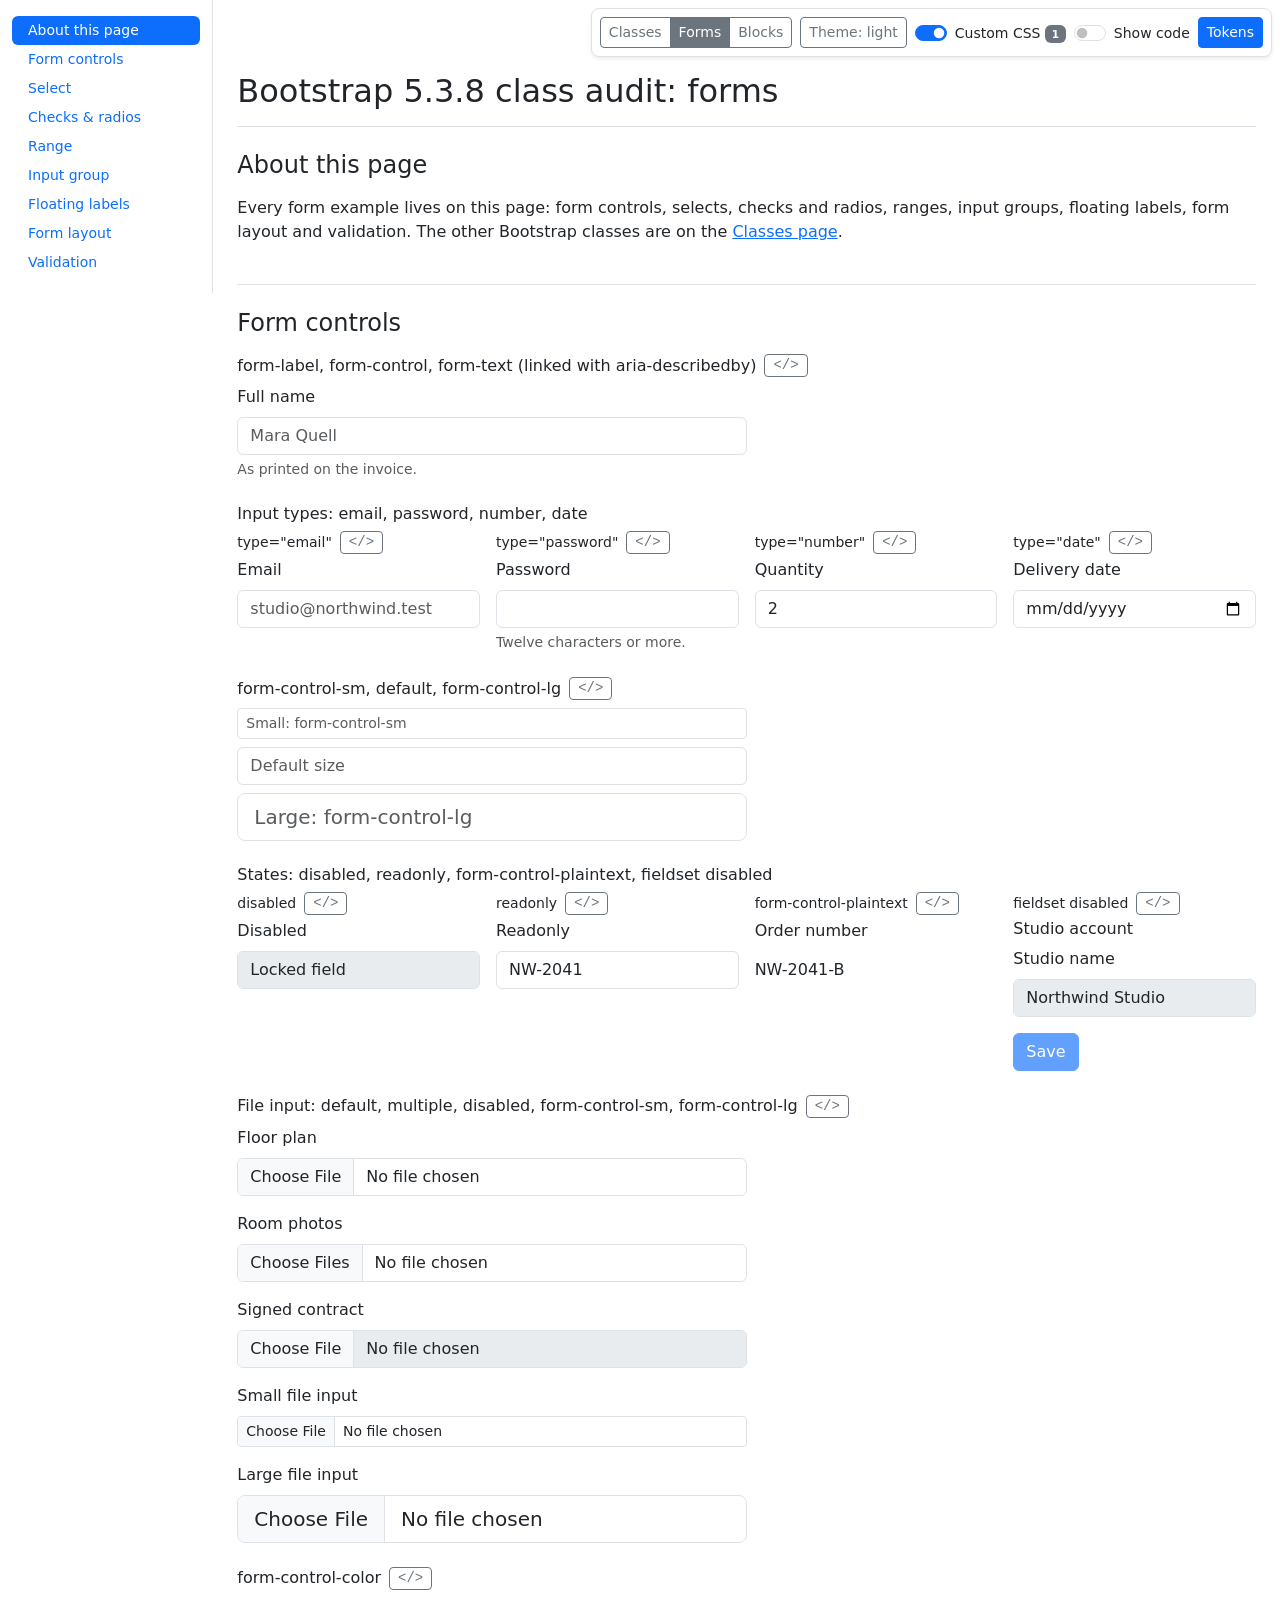
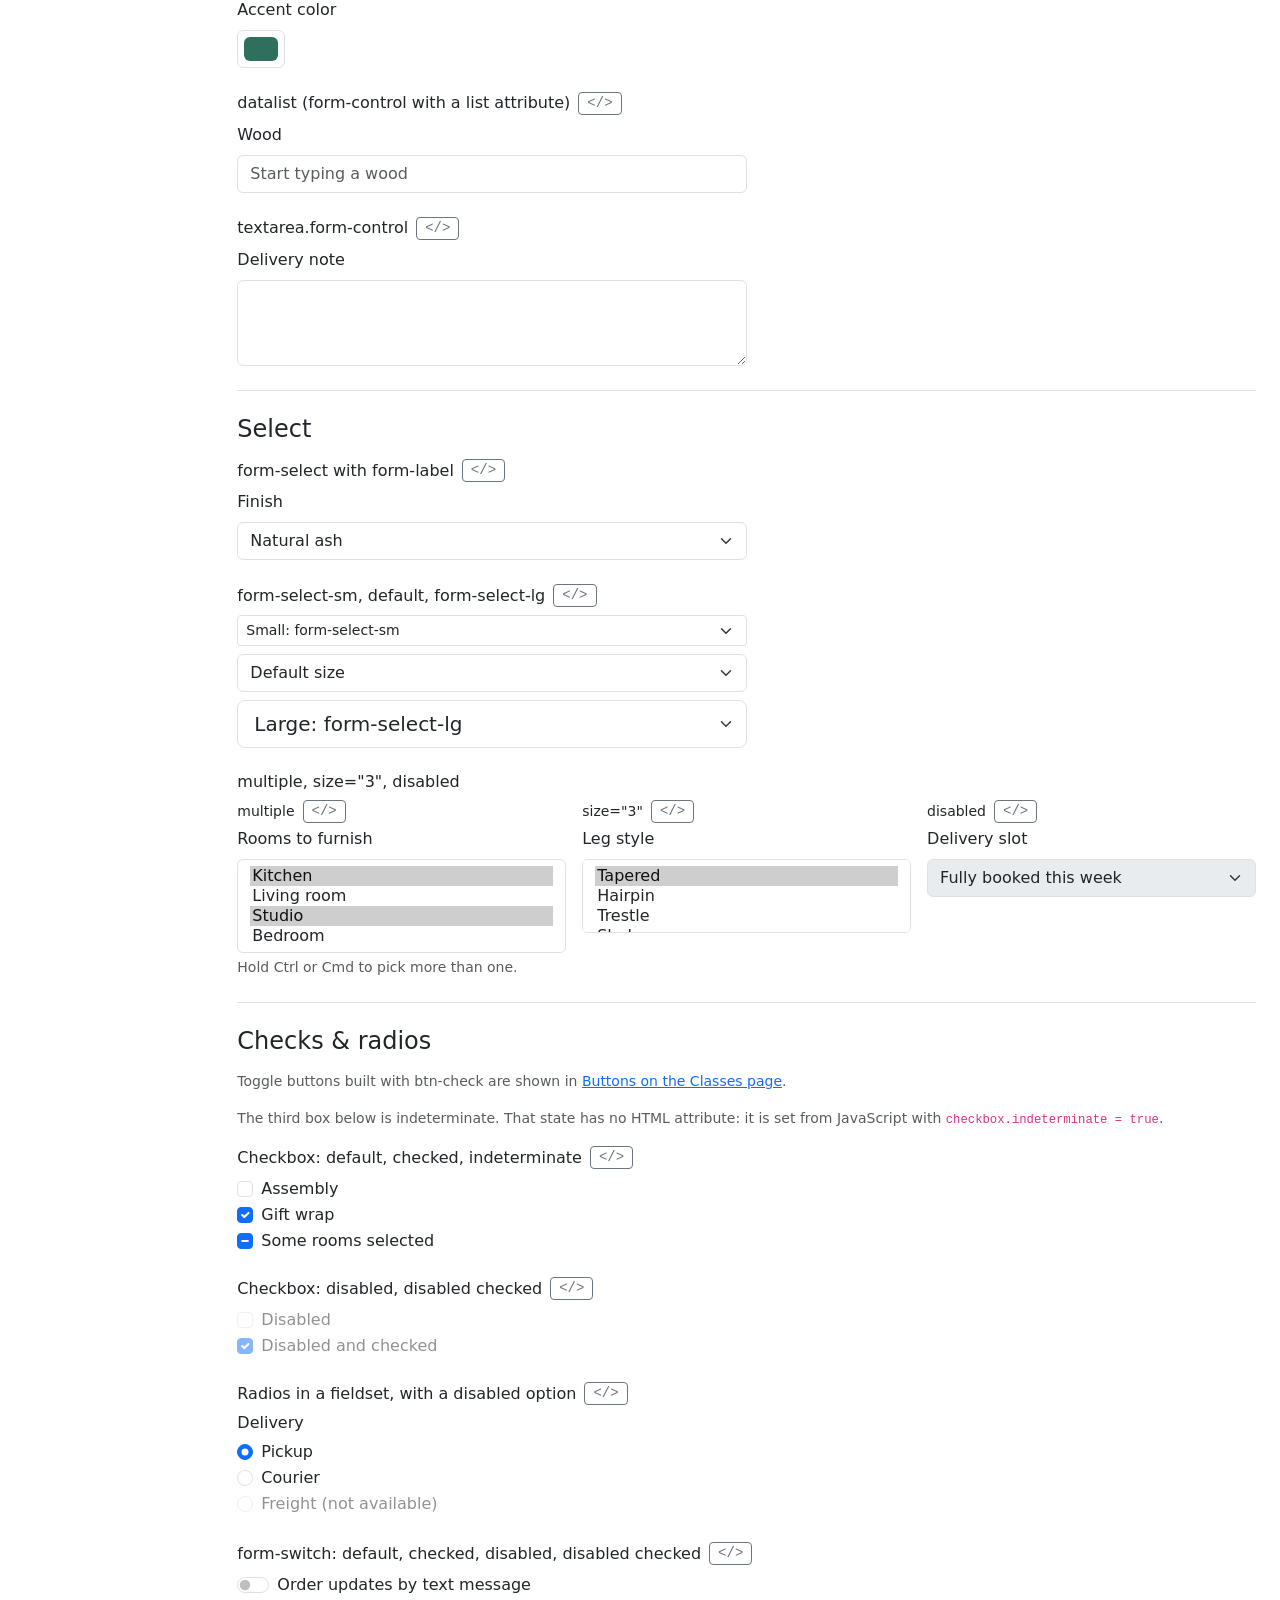
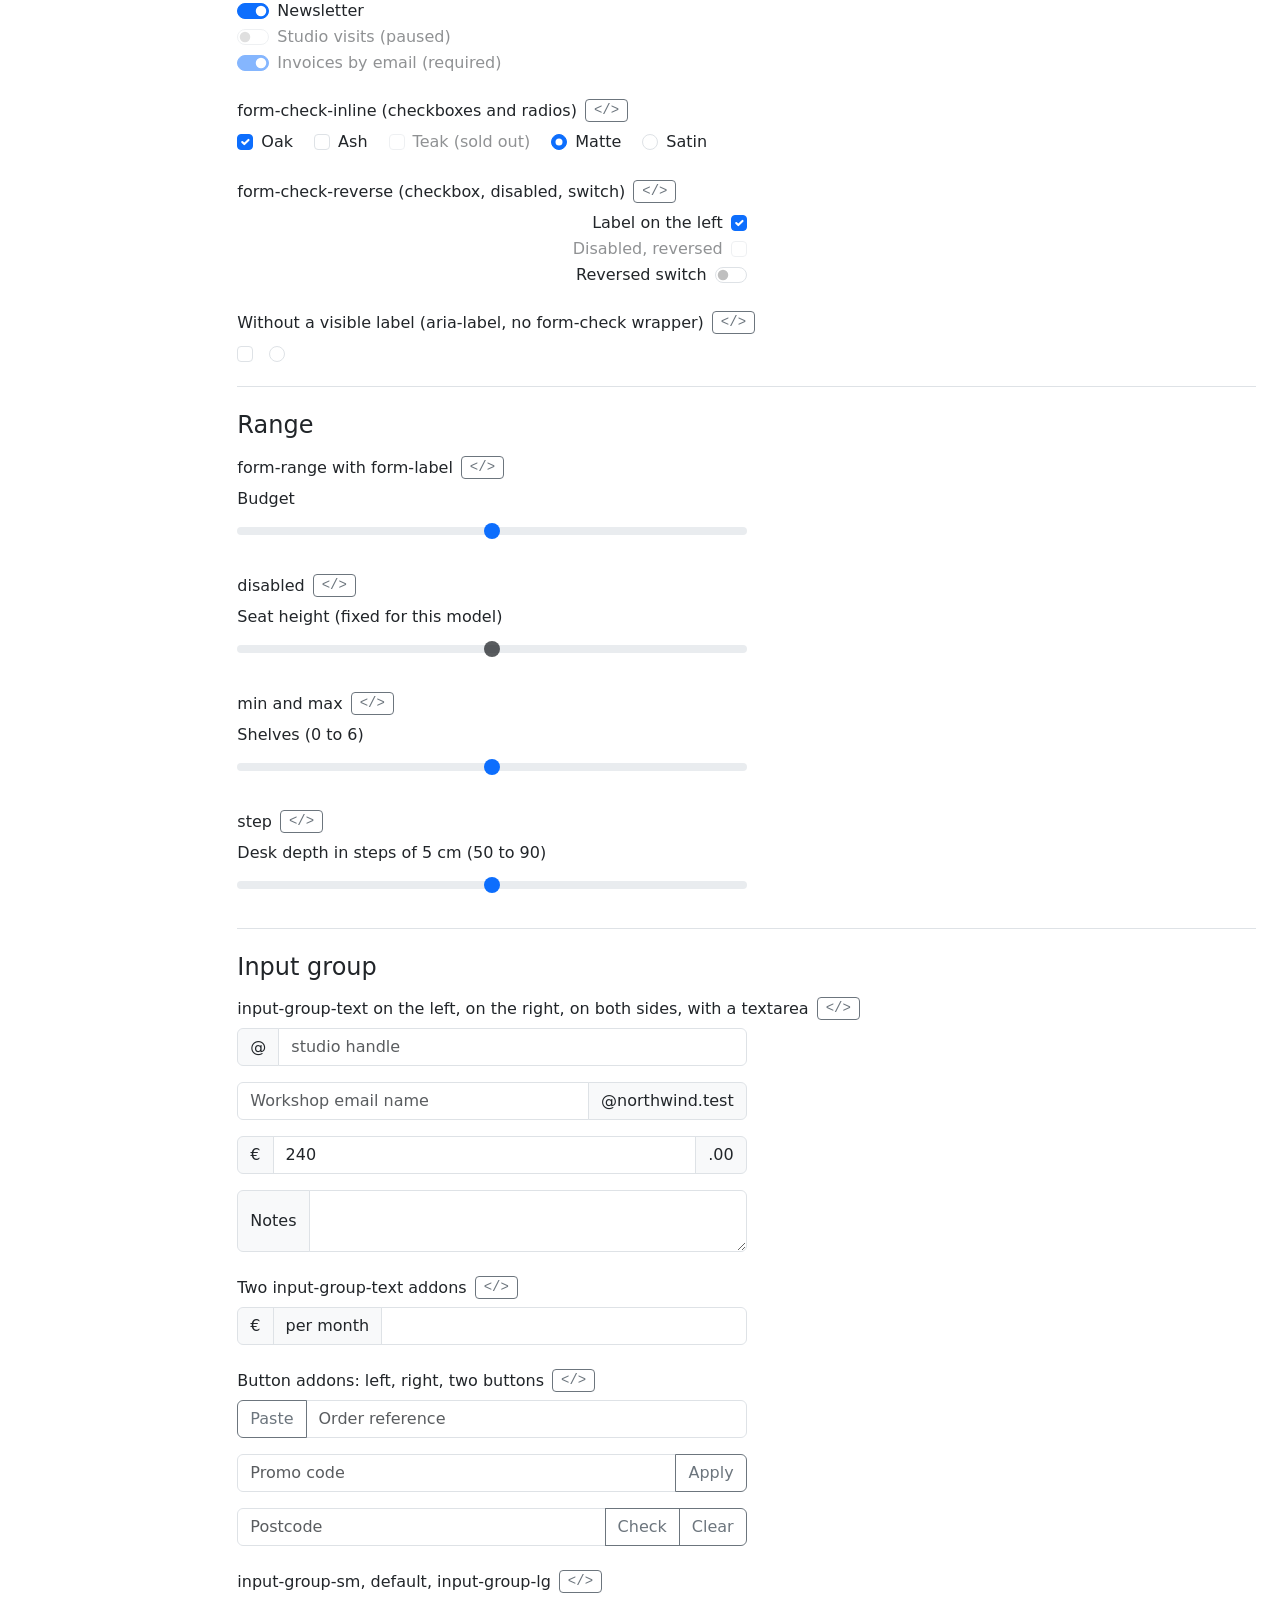
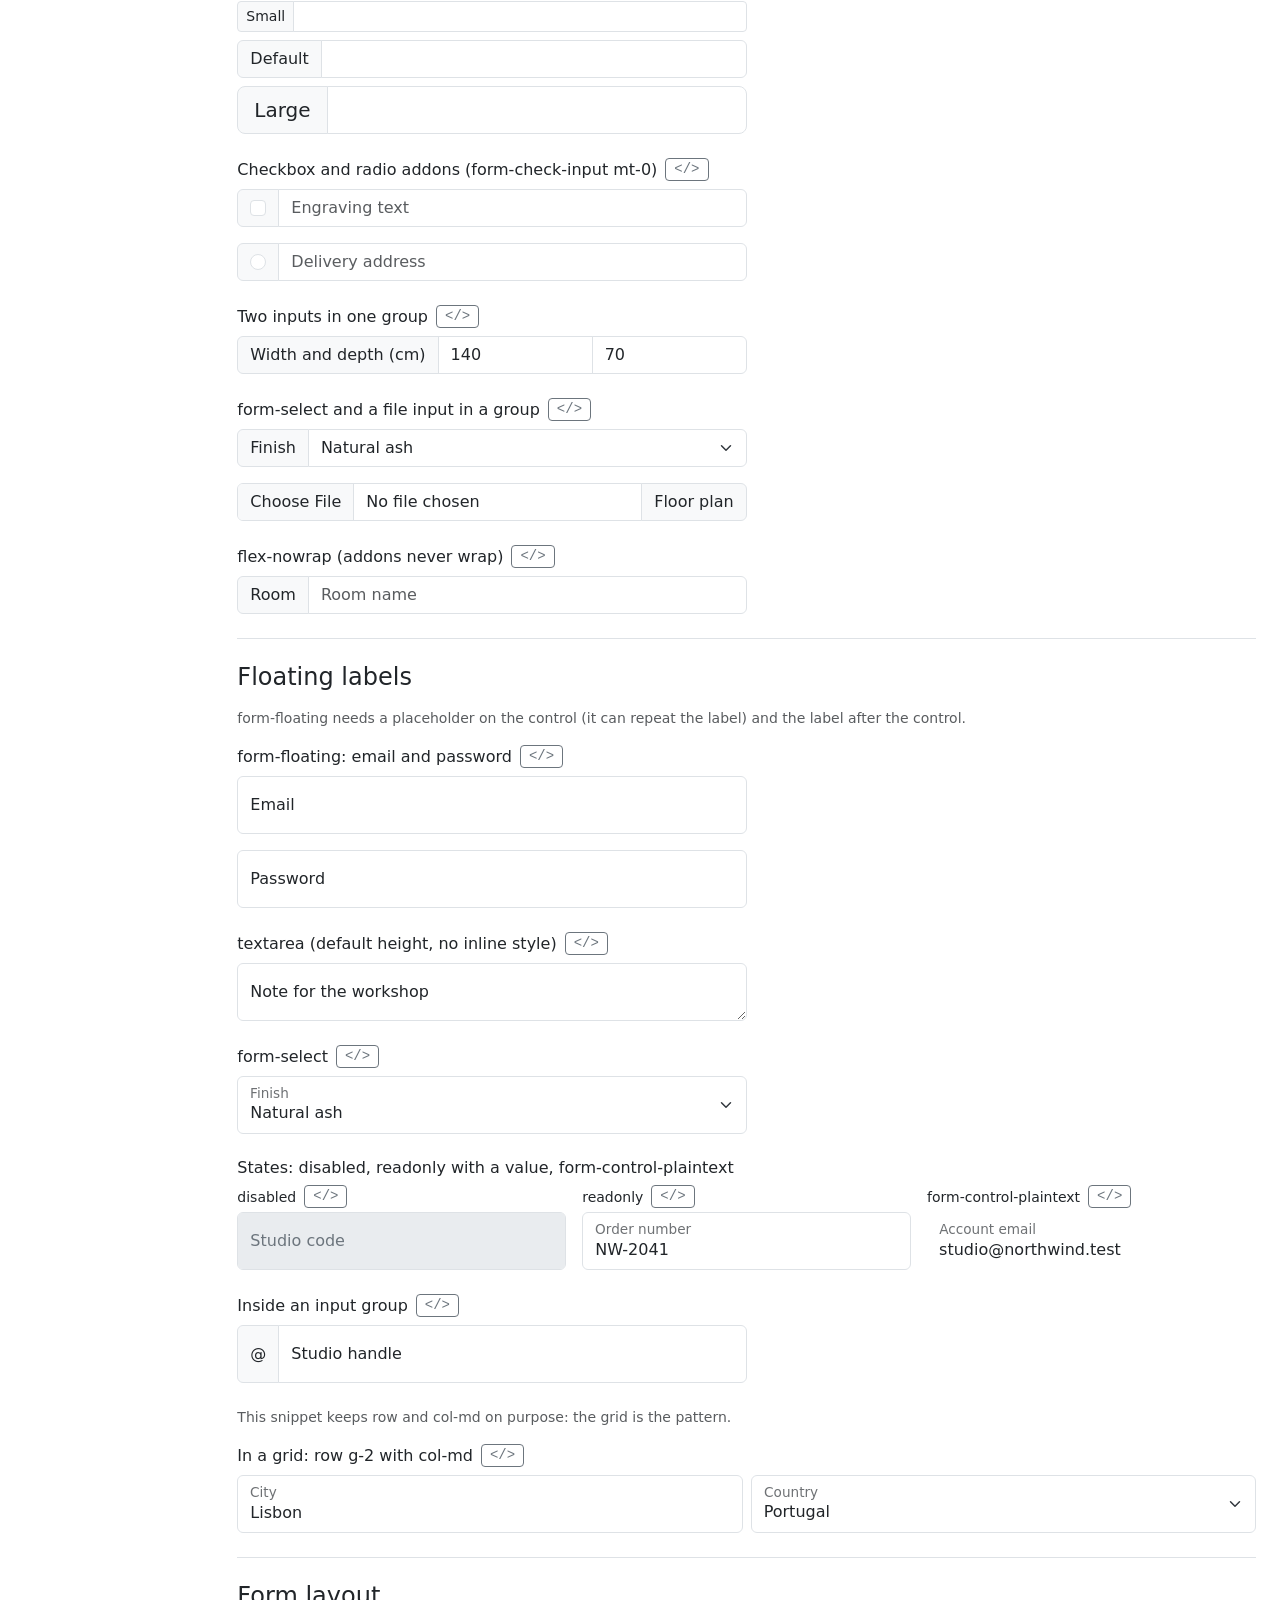
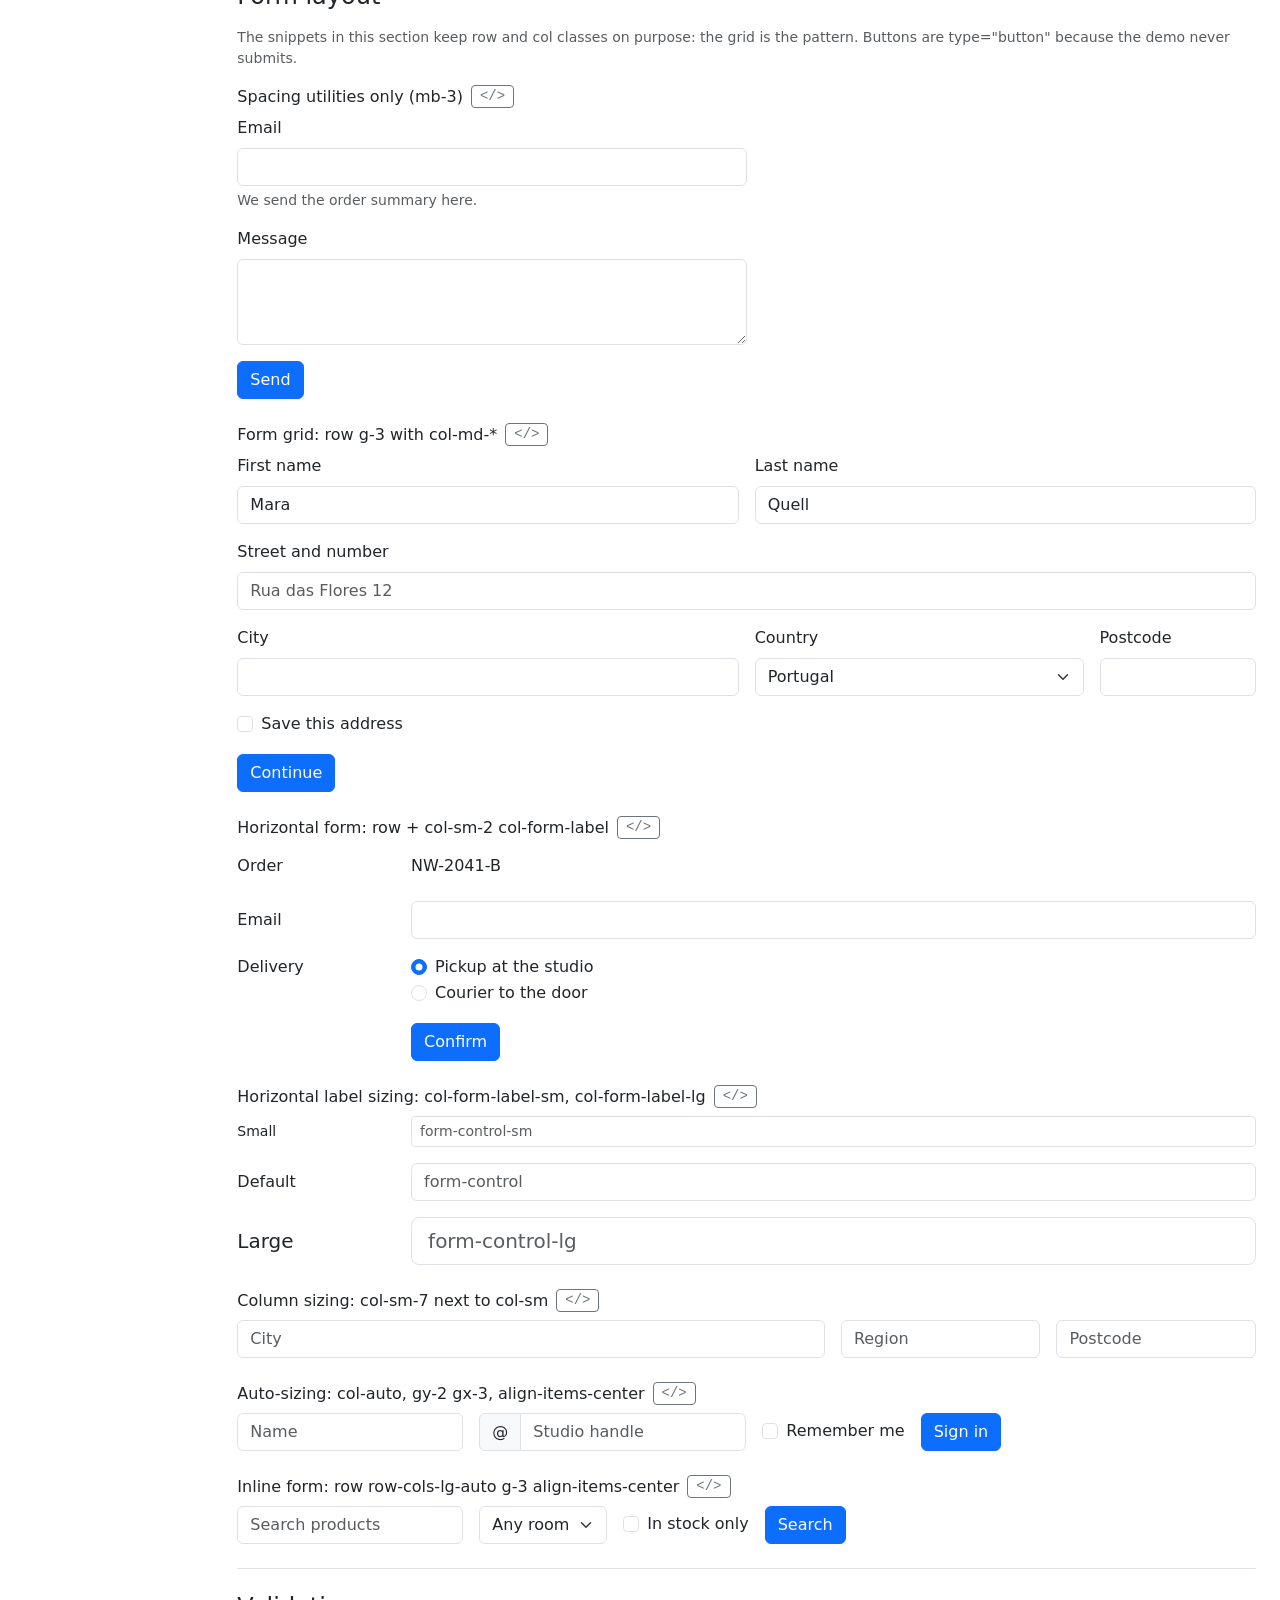
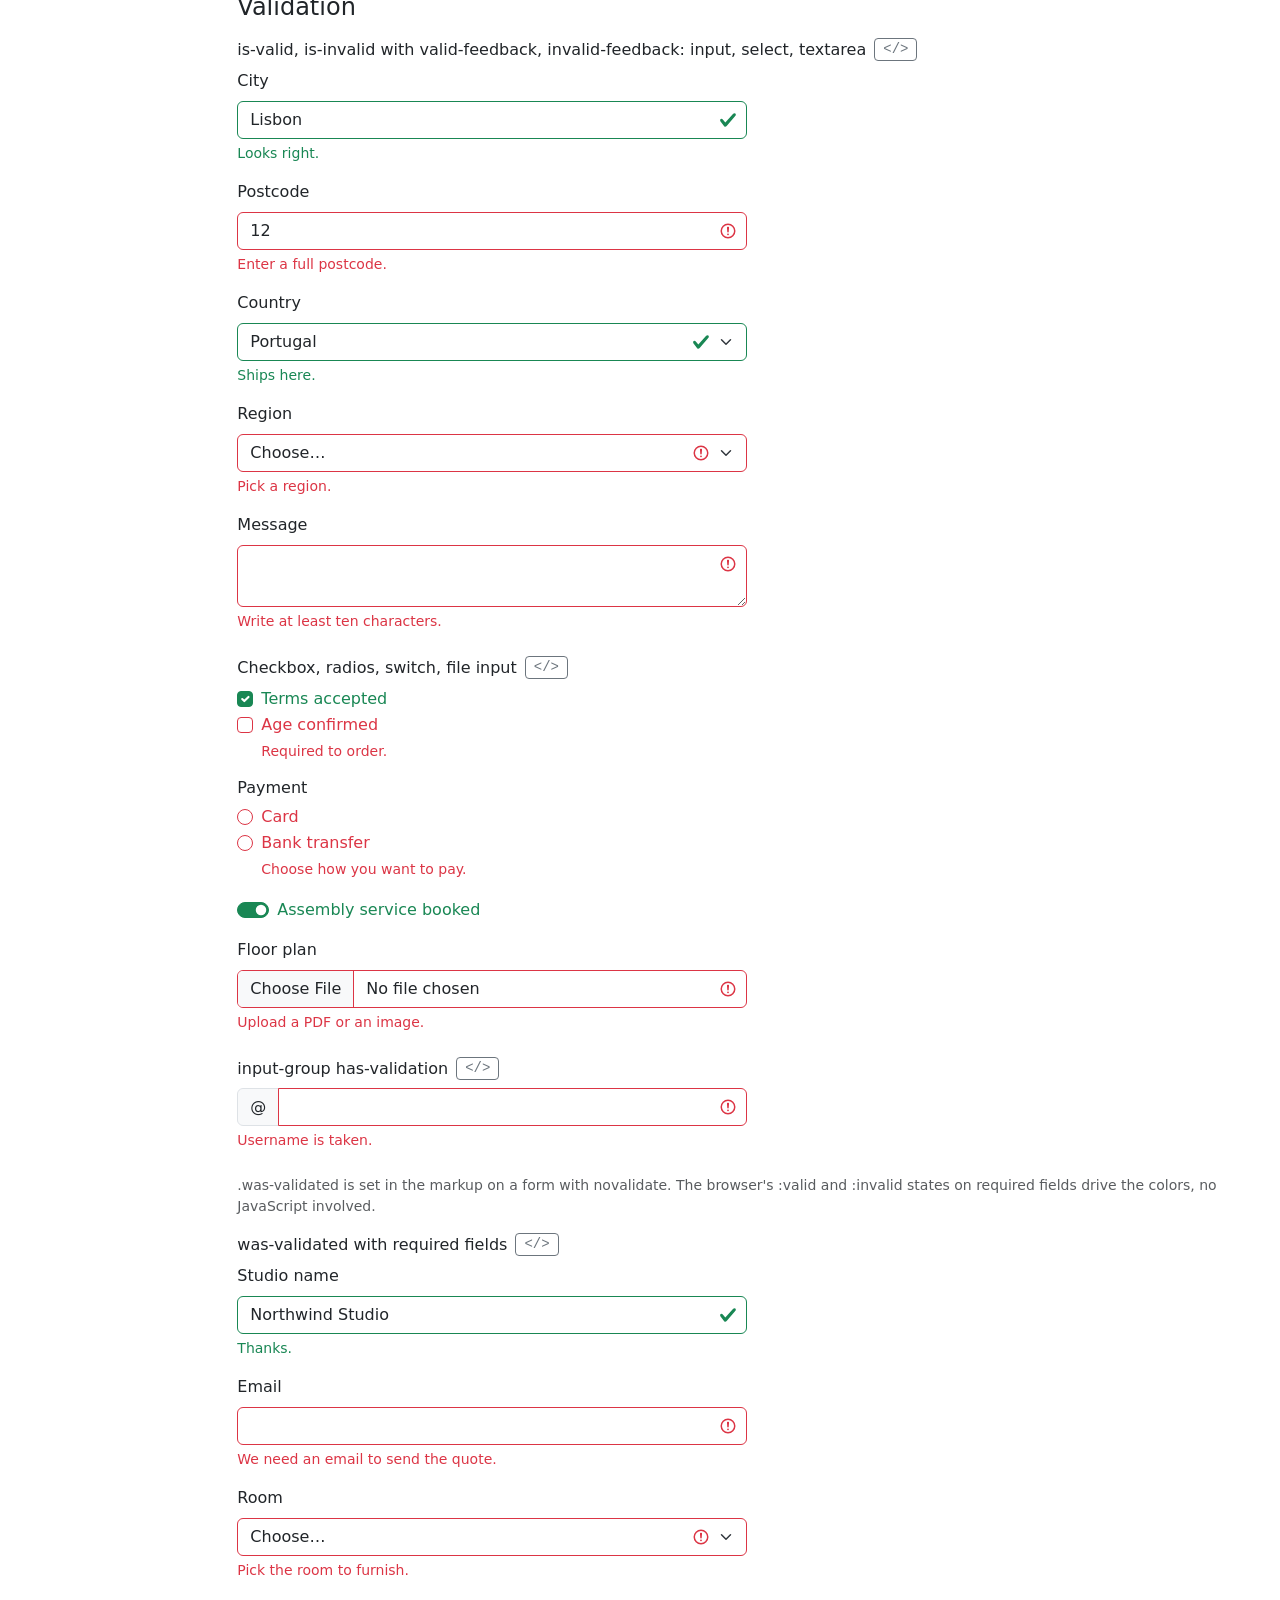
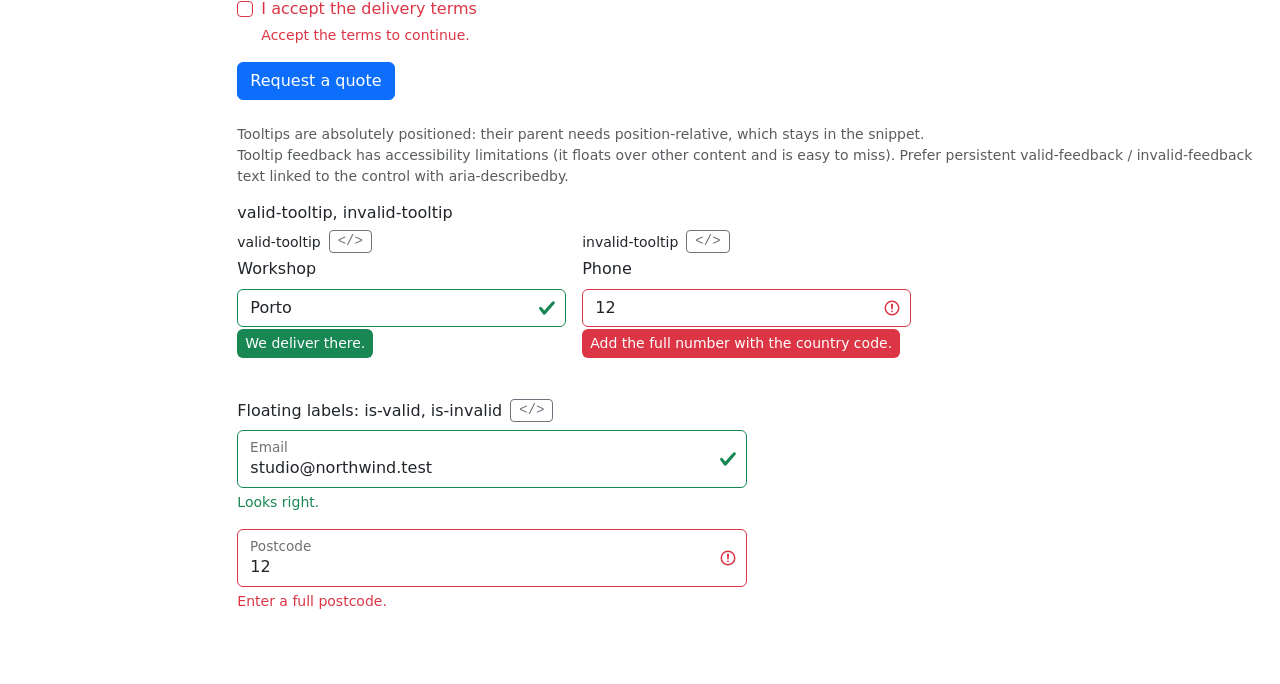
<file: forms.html>
<!doctype html>
<html lang="en" data-bs-theme="light">
<head>
  <meta charset="utf-8">
  <meta name="viewport" content="width=device-width, initial-scale=1">
  <title>Bootstrap 5.3.8 class audit — Forms</title>
  <link rel="icon" href="data:image/svg+xml,%3Csvg xmlns='http://www.w3.org/2000/svg' viewBox='0 0 16 16'%3E%3Crect width='16' height='16' rx='3' fill='%237952b3'/%3E%3Cpath d='M5 3.5h3.6c1.6 0 2.6.8 2.6 2.1 0 .9-.5 1.5-1.3 1.8 1 .2 1.7 1 1.7 2.1 0 1.5-1.1 2.5-2.9 2.5H5zM6.6 4.8v2.4h1.7c1 0 1.4-.4 1.4-1.2s-.5-1.2-1.4-1.2zm0 3.6v2.8h2c1 0 1.5-.5 1.5-1.4s-.6-1.4-1.6-1.4z' fill='%23fff'/%3E%3C/svg%3E">
  <!-- Bootstrap 5.3.8 from jsDelivr (pinned). For a local copy, swap in the commented line. -->
  <link rel="stylesheet" href="https://cdn.jsdelivr.net/npm/bootstrap@5.3.8/dist/css/bootstrap.min.css" integrity="sha384-sRIl4kxILFvY47J16cr9ZwB07vP4J8+LH7qKQnuqkuIAvNWLzeN8tE5YBujZqJLB" crossorigin="anonymous">
  <!-- <link rel="stylesheet" href="assets/css/bootstrap.min.css"> -->
  <!-- Theme under audit: the only local file this page needs -->
  <link rel="stylesheet" href="assets/css/main.css">
</head>
<body>

<!--
  <main id="bs-demo"> plus the demo <script> before </body> form a self-contained fragment:
  copy both into the <body> of any Bootstrap 5.3 site to audit that site's theme.
  Remove data-bsd-page there: it only drives the page switch between the demo pages.
-->
<main id="bs-demo" data-bsd-page="forms">
  <!-- Toolbar, sidebar (#bsd-nav) and tokens panel are built by the demo script before </body> -->

  <div class="container-fluid">
    <div class="row">

      <!-- Demo content -->
      <div class="col-lg-9 col-xl-10 px-lg-4 pt-5 pb-5">

        <header class="pt-4 pb-3 border-bottom">
          <h1 class="h2 mb-0">Bootstrap 5.3.8 class audit: forms</h1>
        </header>

        <!-- ============================================================ -->
        <!-- Intro                                                        -->
        <!-- ============================================================ -->
        <section id="bsd-forms-intro" class="py-4 border-bottom">
          <h2 class="h4 mb-3">About this page</h2>
          <p>Every form example lives on this page: form controls, selects, checks and radios, ranges, input groups, floating labels, form layout and validation. The other Bootstrap classes are on the <a href="classes.html">Classes page</a>.</p>
        </section>

        <!-- ============================================================ -->
        <!-- Form controls                                                -->
        <!-- ============================================================ -->
        <section id="bsd-form-controls" class="py-4 border-bottom">
          <h2 class="h4 mb-3">Form controls</h2>

          <h3 class="h6 mt-3 mb-2">form-label, form-control, form-text (linked with aria-describedby)</h3>
          <div data-demo class="col-md-8 col-lg-6">
            <label for="bsd-f-name" class="form-label">Full name</label>
            <input type="text" class="form-control" id="bsd-f-name" placeholder="Mara Quell" aria-describedby="bsd-f-name-help">
            <div id="bsd-f-name-help" class="form-text">As printed on the invoice.</div>
          </div>

          <h3 class="h6 mt-4 mb-2">Input types: email, password, number, date</h3>
          <div class="row g-3">
            <div class="col-md-6 col-xl-3">
              <h4 class="small mb-1">type="email"</h4>
              <div data-demo>
                <label for="bsd-f-email" class="form-label">Email</label>
                <input type="email" class="form-control" id="bsd-f-email" placeholder="studio@northwind.test">
              </div>
            </div>
            <div class="col-md-6 col-xl-3">
              <h4 class="small mb-1">type="password"</h4>
              <div data-demo>
                <label for="bsd-f-password" class="form-label">Password</label>
                <input type="password" class="form-control" id="bsd-f-password" aria-describedby="bsd-f-password-help">
                <div id="bsd-f-password-help" class="form-text">Twelve characters or more.</div>
              </div>
            </div>
            <div class="col-md-6 col-xl-3">
              <h4 class="small mb-1">type="number"</h4>
              <div data-demo>
                <label for="bsd-f-quantity" class="form-label">Quantity</label>
                <input type="number" class="form-control" id="bsd-f-quantity" value="2" min="1" max="12">
              </div>
            </div>
            <div class="col-md-6 col-xl-3">
              <h4 class="small mb-1">type="date"</h4>
              <div data-demo>
                <label for="bsd-f-date" class="form-label">Delivery date</label>
                <input type="date" class="form-control" id="bsd-f-date">
              </div>
            </div>
          </div>

          <h3 class="h6 mt-4 mb-2">form-control-sm, default, form-control-lg</h3>
          <div data-demo class="d-grid gap-2 col-md-8 col-lg-6">
            <input type="text" class="form-control form-control-sm" placeholder="Small: form-control-sm" aria-label="Small input">
            <input type="text" class="form-control" placeholder="Default size" aria-label="Default input">
            <input type="text" class="form-control form-control-lg" placeholder="Large: form-control-lg" aria-label="Large input">
          </div>

          <h3 class="h6 mt-4 mb-2">States: disabled, readonly, form-control-plaintext, fieldset disabled</h3>
          <div class="row g-3">
            <div class="col-md-6 col-xl-3">
              <h4 class="small mb-1">disabled</h4>
              <div data-demo>
                <label for="bsd-f-disabled" class="form-label">Disabled</label>
                <input type="text" class="form-control" id="bsd-f-disabled" value="Locked field" disabled>
              </div>
            </div>
            <div class="col-md-6 col-xl-3">
              <h4 class="small mb-1">readonly</h4>
              <div data-demo>
                <label for="bsd-f-readonly" class="form-label">Readonly</label>
                <input type="text" class="form-control" id="bsd-f-readonly" value="NW-2041" readonly>
              </div>
            </div>
            <div class="col-md-6 col-xl-3">
              <h4 class="small mb-1">form-control-plaintext</h4>
              <div data-demo>
                <label for="bsd-f-plaintext" class="form-label">Order number</label>
                <input type="text" class="form-control-plaintext" id="bsd-f-plaintext" value="NW-2041-B" readonly>
              </div>
            </div>
            <div class="col-md-6 col-xl-3">
              <h4 class="small mb-1">fieldset disabled</h4>
              <div data-demo>
                <fieldset disabled>
                  <legend class="h6">Studio account</legend>
                  <div class="mb-3">
                    <label for="bsd-f-fs-name" class="form-label">Studio name</label>
                    <input type="text" class="form-control" id="bsd-f-fs-name" value="Northwind Studio">
                  </div>
                  <button type="button" class="btn btn-primary">Save</button>
                </fieldset>
              </div>
            </div>
          </div>

          <h3 class="h6 mt-4 mb-2">File input: default, multiple, disabled, form-control-sm, form-control-lg</h3>
          <div data-demo class="col-md-8 col-lg-6">
            <div class="mb-3">
              <label for="bsd-f-file" class="form-label">Floor plan</label>
              <input class="form-control" type="file" id="bsd-f-file">
            </div>
            <div class="mb-3">
              <label for="bsd-f-file-multiple" class="form-label">Room photos</label>
              <input class="form-control" type="file" id="bsd-f-file-multiple" multiple>
            </div>
            <div class="mb-3">
              <label for="bsd-f-file-disabled" class="form-label">Signed contract</label>
              <input class="form-control" type="file" id="bsd-f-file-disabled" disabled>
            </div>
            <div class="mb-3">
              <label for="bsd-f-file-sm" class="form-label">Small file input</label>
              <input class="form-control form-control-sm" type="file" id="bsd-f-file-sm">
            </div>
            <div>
              <label for="bsd-f-file-lg" class="form-label">Large file input</label>
              <input class="form-control form-control-lg" type="file" id="bsd-f-file-lg">
            </div>
          </div>

          <h3 class="h6 mt-4 mb-2">form-control-color</h3>
          <div data-demo>
            <label for="bsd-f-color" class="form-label">Accent color</label>
            <input type="color" class="form-control form-control-color" id="bsd-f-color" value="#2f6f5e">
          </div>

          <h3 class="h6 mt-4 mb-2">datalist (form-control with a list attribute)</h3>
          <div data-demo class="col-md-8 col-lg-6">
            <label for="bsd-f-wood" class="form-label">Wood</label>
            <input class="form-control" list="bsd-f-wood-options" id="bsd-f-wood" placeholder="Start typing a wood">
            <datalist id="bsd-f-wood-options">
              <option value="Ash">
              <option value="Birch">
              <option value="Maple">
              <option value="Oak">
              <option value="Walnut">
            </datalist>
          </div>

          <h3 class="h6 mt-4 mb-2">textarea.form-control</h3>
          <div data-demo class="col-md-8 col-lg-6">
            <label for="bsd-f-note" class="form-label">Delivery note</label>
            <textarea class="form-control" id="bsd-f-note" rows="3"></textarea>
          </div>
        </section>

        <!-- ============================================================ -->
        <!-- Select                                                       -->
        <!-- ============================================================ -->
        <section id="bsd-select" class="py-4 border-bottom">
          <h2 class="h4 mb-3">Select</h2>

          <h3 class="h6 mt-3 mb-2">form-select with form-label</h3>
          <div data-demo class="col-md-8 col-lg-6">
            <label for="bsd-f-finish" class="form-label">Finish</label>
            <select class="form-select" id="bsd-f-finish">
              <option selected>Natural ash</option>
              <option>Smoked oak</option>
              <option>Black stain</option>
            </select>
          </div>

          <h3 class="h6 mt-4 mb-2">form-select-sm, default, form-select-lg</h3>
          <div data-demo class="d-grid gap-2 col-md-8 col-lg-6">
            <select class="form-select form-select-sm" aria-label="Small select">
              <option selected>Small: form-select-sm</option>
              <option>Second option</option>
            </select>
            <select class="form-select" aria-label="Default select">
              <option selected>Default size</option>
              <option>Second option</option>
            </select>
            <select class="form-select form-select-lg" aria-label="Large select">
              <option selected>Large: form-select-lg</option>
              <option>Second option</option>
            </select>
          </div>

          <h3 class="h6 mt-4 mb-2">multiple, size="3", disabled</h3>
          <div class="row g-3">
            <div class="col-md-6 col-xl-4">
              <h4 class="small mb-1">multiple</h4>
              <div data-demo>
                <label for="bsd-f-rooms" class="form-label">Rooms to furnish</label>
                <select class="form-select" id="bsd-f-rooms" multiple aria-describedby="bsd-f-rooms-help">
                  <option selected>Kitchen</option>
                  <option>Living room</option>
                  <option selected>Studio</option>
                  <option>Bedroom</option>
                </select>
                <div id="bsd-f-rooms-help" class="form-text">Hold Ctrl or Cmd to pick more than one.</div>
              </div>
            </div>
            <div class="col-md-6 col-xl-4">
              <h4 class="small mb-1">size="3"</h4>
              <div data-demo>
                <label for="bsd-f-legs" class="form-label">Leg style</label>
                <select class="form-select" id="bsd-f-legs" size="3">
                  <option selected>Tapered</option>
                  <option>Hairpin</option>
                  <option>Trestle</option>
                  <option>Sled</option>
                  <option>Pedestal</option>
                </select>
              </div>
            </div>
            <div class="col-md-6 col-xl-4">
              <h4 class="small mb-1">disabled</h4>
              <div data-demo>
                <label for="bsd-f-delivery" class="form-label">Delivery slot</label>
                <select class="form-select" id="bsd-f-delivery" disabled>
                  <option selected>Fully booked this week</option>
                </select>
              </div>
            </div>
          </div>
        </section>

        <!-- ============================================================ -->
        <!-- Checks & radios                                              -->
        <!-- ============================================================ -->
        <section id="bsd-checks-radios" class="py-4 border-bottom">
          <h2 class="h4 mb-3">Checks &amp; radios</h2>
          <p class="small text-body-secondary">Toggle buttons built with btn-check are shown in <a href="classes.html#bsd-buttons">Buttons on the Classes page</a>.</p>

          <p class="small text-body-secondary mt-3 mb-0">The third box below is indeterminate. That state has no HTML attribute: it is set from JavaScript with <code>checkbox.indeterminate = true</code>.</p>
          <h3 class="h6 mt-3 mb-2">Checkbox: default, checked, indeterminate</h3>
          <div data-demo>
            <div class="form-check">
              <input class="form-check-input" type="checkbox" id="bsd-f-c2">
              <label class="form-check-label" for="bsd-f-c2">Assembly</label>
            </div>
            <div class="form-check">
              <input class="form-check-input" type="checkbox" id="bsd-f-c1" checked>
              <label class="form-check-label" for="bsd-f-c1">Gift wrap</label>
            </div>
            <div class="form-check">
              <input class="form-check-input" type="checkbox" id="bsd-f-check-indeterminate">
              <label class="form-check-label" for="bsd-f-check-indeterminate">Some rooms selected</label>
            </div>
            <script>
              // Indeterminate has no HTML attribute: set it from JavaScript
              (function () {
                function init() {
                  document.getElementById('bsd-f-check-indeterminate').indeterminate = true;
                }
                if (document.readyState === 'loading') document.addEventListener('DOMContentLoaded', init, { once: true });
                else init();
              })();
            </script>
          </div>

          <h3 class="h6 mt-4 mb-2">Checkbox: disabled, disabled checked</h3>
          <div data-demo>
            <div class="form-check">
              <input class="form-check-input" type="checkbox" id="bsd-f-c3" disabled>
              <label class="form-check-label" for="bsd-f-c3">Disabled</label>
            </div>
            <div class="form-check">
              <input class="form-check-input" type="checkbox" id="bsd-f-c4" checked disabled>
              <label class="form-check-label" for="bsd-f-c4">Disabled and checked</label>
            </div>
          </div>

          <h3 class="h6 mt-4 mb-2">Radios in a fieldset, with a disabled option</h3>
          <div data-demo>
            <fieldset>
              <legend class="h6">Delivery</legend>
              <div class="form-check">
                <input class="form-check-input" type="radio" name="bsd-f-r" id="bsd-f-r1" checked>
                <label class="form-check-label" for="bsd-f-r1">Pickup</label>
              </div>
              <div class="form-check">
                <input class="form-check-input" type="radio" name="bsd-f-r" id="bsd-f-r2">
                <label class="form-check-label" for="bsd-f-r2">Courier</label>
              </div>
              <div class="form-check">
                <input class="form-check-input" type="radio" name="bsd-f-r" id="bsd-f-r3" disabled>
                <label class="form-check-label" for="bsd-f-r3">Freight (not available)</label>
              </div>
            </fieldset>
          </div>

          <h3 class="h6 mt-4 mb-2">form-switch: default, checked, disabled, disabled checked</h3>
          <div data-demo>
            <div class="form-check form-switch">
              <input class="form-check-input" type="checkbox" role="switch" id="bsd-f-s2">
              <label class="form-check-label" for="bsd-f-s2">Order updates by text message</label>
            </div>
            <div class="form-check form-switch">
              <input class="form-check-input" type="checkbox" role="switch" id="bsd-f-s1" checked>
              <label class="form-check-label" for="bsd-f-s1">Newsletter</label>
            </div>
            <div class="form-check form-switch">
              <input class="form-check-input" type="checkbox" role="switch" id="bsd-f-s3" disabled>
              <label class="form-check-label" for="bsd-f-s3">Studio visits (paused)</label>
            </div>
            <div class="form-check form-switch">
              <input class="form-check-input" type="checkbox" role="switch" id="bsd-f-s4" checked disabled>
              <label class="form-check-label" for="bsd-f-s4">Invoices by email (required)</label>
            </div>
          </div>

          <h3 class="h6 mt-4 mb-2">form-check-inline (checkboxes and radios)</h3>
          <div data-demo>
            <div class="form-check form-check-inline">
              <input class="form-check-input" type="checkbox" id="bsd-f-inline-c1" checked>
              <label class="form-check-label" for="bsd-f-inline-c1">Oak</label>
            </div>
            <div class="form-check form-check-inline">
              <input class="form-check-input" type="checkbox" id="bsd-f-inline-c2">
              <label class="form-check-label" for="bsd-f-inline-c2">Ash</label>
            </div>
            <div class="form-check form-check-inline">
              <input class="form-check-input" type="checkbox" id="bsd-f-inline-c3" disabled>
              <label class="form-check-label" for="bsd-f-inline-c3">Teak (sold out)</label>
            </div>
            <div class="form-check form-check-inline">
              <input class="form-check-input" type="radio" name="bsd-f-inline-r" id="bsd-f-inline-r1" checked>
              <label class="form-check-label" for="bsd-f-inline-r1">Matte</label>
            </div>
            <div class="form-check form-check-inline">
              <input class="form-check-input" type="radio" name="bsd-f-inline-r" id="bsd-f-inline-r2">
              <label class="form-check-label" for="bsd-f-inline-r2">Satin</label>
            </div>
          </div>

          <h3 class="h6 mt-4 mb-2">form-check-reverse (checkbox, disabled, switch)</h3>
          <div data-demo class="col-md-8 col-lg-6">
            <div class="form-check form-check-reverse">
              <input class="form-check-input" type="checkbox" id="bsd-f-rev1" checked>
              <label class="form-check-label" for="bsd-f-rev1">Label on the left</label>
            </div>
            <div class="form-check form-check-reverse">
              <input class="form-check-input" type="checkbox" id="bsd-f-rev2" disabled>
              <label class="form-check-label" for="bsd-f-rev2">Disabled, reversed</label>
            </div>
            <div class="form-check form-switch form-check-reverse">
              <input class="form-check-input" type="checkbox" role="switch" id="bsd-f-rev3">
              <label class="form-check-label" for="bsd-f-rev3">Reversed switch</label>
            </div>
          </div>

          <h3 class="h6 mt-4 mb-2">Without a visible label (aria-label, no form-check wrapper)</h3>
          <div data-demo class="d-flex gap-3">
            <input class="form-check-input" type="checkbox" id="bsd-f-bare-c" aria-label="Select the walnut desk">
            <input class="form-check-input" type="radio" name="bsd-f-bare-r" id="bsd-f-bare-r" aria-label="Choose the walnut finish">
          </div>
        </section>

        <!-- ============================================================ -->
        <!-- Range                                                        -->
        <!-- ============================================================ -->
        <section id="bsd-range" class="py-4 border-bottom">
          <h2 class="h4 mb-3">Range</h2>

          <h3 class="h6 mt-3 mb-2">form-range with form-label</h3>
          <div data-demo class="col-md-8 col-lg-6">
            <label for="bsd-f-range" class="form-label">Budget</label>
            <input type="range" class="form-range" id="bsd-f-range">
          </div>

          <h3 class="h6 mt-4 mb-2">disabled</h3>
          <div data-demo class="col-md-8 col-lg-6">
            <label for="bsd-f-range-disabled" class="form-label">Seat height (fixed for this model)</label>
            <input type="range" class="form-range" id="bsd-f-range-disabled" disabled>
          </div>

          <h3 class="h6 mt-4 mb-2">min and max</h3>
          <div data-demo class="col-md-8 col-lg-6">
            <label for="bsd-f-range-shelves" class="form-label">Shelves (0 to 6)</label>
            <input type="range" class="form-range" min="0" max="6" value="3" id="bsd-f-range-shelves">
          </div>

          <h3 class="h6 mt-4 mb-2">step</h3>
          <div data-demo class="col-md-8 col-lg-6">
            <label for="bsd-f-range-depth" class="form-label">Desk depth in steps of 5 cm (50 to 90)</label>
            <input type="range" class="form-range" min="50" max="90" step="5" value="70" id="bsd-f-range-depth">
          </div>
        </section>

        <!-- ============================================================ -->
        <!-- Input group                                                  -->
        <!-- ============================================================ -->
        <section id="bsd-input-group" class="py-4 border-bottom">
          <h2 class="h4 mb-3">Input group</h2>

          <h3 class="h6 mt-3 mb-2">input-group-text on the left, on the right, on both sides, with a textarea</h3>
          <div data-demo class="col-md-8 col-lg-6">
            <div class="input-group mb-3">
              <span class="input-group-text" id="bsd-f-ig-at">@</span>
              <input type="text" class="form-control" placeholder="studio handle" aria-label="Studio handle" aria-describedby="bsd-f-ig-at">
            </div>
            <div class="input-group mb-3">
              <input type="text" class="form-control" placeholder="Workshop email name" aria-label="Workshop email name" aria-describedby="bsd-f-ig-domain">
              <span class="input-group-text" id="bsd-f-ig-domain">@northwind.test</span>
            </div>
            <div class="input-group mb-3">
              <span class="input-group-text">€</span>
              <input type="text" class="form-control" aria-label="Amount" value="240">
              <span class="input-group-text">.00</span>
            </div>
            <div class="input-group">
              <span class="input-group-text">Notes</span>
              <textarea class="form-control" aria-label="Notes for the workshop"></textarea>
            </div>
          </div>

          <h3 class="h6 mt-4 mb-2">Two input-group-text addons</h3>
          <div data-demo class="col-md-8 col-lg-6">
            <div class="input-group">
              <span class="input-group-text">€</span>
              <span class="input-group-text">per month</span>
              <input type="text" class="form-control" aria-label="Monthly rent for the studio">
            </div>
          </div>

          <h3 class="h6 mt-4 mb-2">Button addons: left, right, two buttons</h3>
          <div data-demo class="col-md-8 col-lg-6">
            <div class="input-group mb-3">
              <button class="btn btn-outline-secondary" type="button">Paste</button>
              <input type="text" class="form-control" placeholder="Order reference" aria-label="Order reference">
            </div>
            <div class="input-group mb-3">
              <input type="text" class="form-control" placeholder="Promo code" aria-label="Promo code">
              <button class="btn btn-outline-secondary" type="button">Apply</button>
            </div>
            <div class="input-group">
              <input type="text" class="form-control" placeholder="Postcode" aria-label="Postcode">
              <button class="btn btn-outline-secondary" type="button">Check</button>
              <button class="btn btn-outline-secondary" type="button">Clear</button>
            </div>
          </div>

          <h3 class="h6 mt-4 mb-2">input-group-sm, default, input-group-lg</h3>
          <div data-demo class="d-grid gap-2 col-md-8 col-lg-6">
            <div class="input-group input-group-sm">
              <span class="input-group-text">Small</span>
              <input type="text" class="form-control" aria-label="Small input group">
            </div>
            <div class="input-group">
              <span class="input-group-text">Default</span>
              <input type="text" class="form-control" aria-label="Default input group">
            </div>
            <div class="input-group input-group-lg">
              <span class="input-group-text">Large</span>
              <input type="text" class="form-control" aria-label="Large input group">
            </div>
          </div>

          <h3 class="h6 mt-4 mb-2">Checkbox and radio addons (form-check-input mt-0)</h3>
          <div data-demo class="col-md-8 col-lg-6">
            <div class="input-group mb-3">
              <div class="input-group-text">
                <input class="form-check-input mt-0" type="checkbox" aria-label="Add engraving">
              </div>
              <input type="text" class="form-control" aria-label="Engraving text" placeholder="Engraving text">
            </div>
            <div class="input-group">
              <div class="input-group-text">
                <input class="form-check-input mt-0" type="radio" name="bsd-f-ig-radio" aria-label="Use this address">
              </div>
              <input type="text" class="form-control" aria-label="Delivery address" placeholder="Delivery address">
            </div>
          </div>

          <h3 class="h6 mt-4 mb-2">Two inputs in one group</h3>
          <div data-demo class="col-md-8 col-lg-6">
            <div class="input-group">
              <span class="input-group-text">Width and depth (cm)</span>
              <input type="number" class="form-control" aria-label="Width in centimetres" value="140">
              <input type="number" class="form-control" aria-label="Depth in centimetres" value="70">
            </div>
          </div>

          <h3 class="h6 mt-4 mb-2">form-select and a file input in a group</h3>
          <div data-demo class="col-md-8 col-lg-6">
            <div class="input-group mb-3">
              <label class="input-group-text" for="bsd-f-ig-select">Finish</label>
              <select class="form-select" id="bsd-f-ig-select">
                <option selected>Natural ash</option>
                <option>Smoked oak</option>
              </select>
            </div>
            <div class="input-group">
              <input type="file" class="form-control" id="bsd-f-ig-file">
              <label class="input-group-text" for="bsd-f-ig-file">Floor plan</label>
            </div>
          </div>

          <h3 class="h6 mt-4 mb-2">flex-nowrap (addons never wrap)</h3>
          <div data-demo class="col-md-8 col-lg-6">
            <div class="input-group flex-nowrap">
              <span class="input-group-text" id="bsd-f-ig-nowrap">Room</span>
              <input type="text" class="form-control" placeholder="Room name" aria-label="Room name" aria-describedby="bsd-f-ig-nowrap">
            </div>
          </div>
        </section>

        <!-- ============================================================ -->
        <!-- Floating labels                                              -->
        <!-- ============================================================ -->
        <section id="bsd-floating-labels" class="py-4 border-bottom">
          <h2 class="h4 mb-3">Floating labels</h2>
          <p class="small text-body-secondary">form-floating needs a placeholder on the control (it can repeat the label) and the label after the control.</p>

          <h3 class="h6 mt-3 mb-2">form-floating: email and password</h3>
          <div data-demo class="col-md-8 col-lg-6">
            <div class="form-floating mb-3">
              <input type="email" class="form-control" id="bsd-f-float" placeholder="studio@northwind.test">
              <label for="bsd-f-float">Email</label>
            </div>
            <div class="form-floating">
              <input type="password" class="form-control" id="bsd-f-float-password" placeholder="Password">
              <label for="bsd-f-float-password">Password</label>
            </div>
          </div>

          <h3 class="h6 mt-4 mb-2">textarea (default height, no inline style)</h3>
          <div data-demo class="col-md-8 col-lg-6">
            <div class="form-floating">
              <textarea class="form-control" placeholder="Leave a note for the workshop" id="bsd-f-float-note"></textarea>
              <label for="bsd-f-float-note">Note for the workshop</label>
            </div>
          </div>

          <h3 class="h6 mt-4 mb-2">form-select</h3>
          <div data-demo class="col-md-8 col-lg-6">
            <div class="form-floating">
              <select class="form-select" id="bsd-f-float-select">
                <option selected>Natural ash</option>
                <option>Smoked oak</option>
                <option>Black stain</option>
              </select>
              <label for="bsd-f-float-select">Finish</label>
            </div>
          </div>

          <h3 class="h6 mt-4 mb-2">States: disabled, readonly with a value, form-control-plaintext</h3>
          <div class="row g-3">
            <div class="col-md-6 col-xl-4">
              <h4 class="small mb-1">disabled</h4>
              <div data-demo>
                <div class="form-floating">
                  <input type="text" class="form-control" id="bsd-f-float-disabled" placeholder="Studio code" disabled>
                  <label for="bsd-f-float-disabled">Studio code</label>
                </div>
              </div>
            </div>
            <div class="col-md-6 col-xl-4">
              <h4 class="small mb-1">readonly</h4>
              <div data-demo>
                <div class="form-floating">
                  <input type="text" class="form-control" id="bsd-f-float-readonly" placeholder="Order number" value="NW-2041" readonly>
                  <label for="bsd-f-float-readonly">Order number</label>
                </div>
              </div>
            </div>
            <div class="col-md-6 col-xl-4">
              <h4 class="small mb-1">form-control-plaintext</h4>
              <div data-demo>
                <div class="form-floating">
                  <input type="email" class="form-control-plaintext" id="bsd-f-float-plaintext" placeholder="Account email" value="studio@northwind.test" readonly>
                  <label for="bsd-f-float-plaintext">Account email</label>
                </div>
              </div>
            </div>
          </div>

          <h3 class="h6 mt-4 mb-2">Inside an input group</h3>
          <div data-demo class="col-md-8 col-lg-6">
            <div class="input-group">
              <span class="input-group-text">@</span>
              <div class="form-floating">
                <input type="text" class="form-control" id="bsd-f-float-handle" placeholder="Studio handle">
                <label for="bsd-f-float-handle">Studio handle</label>
              </div>
            </div>
          </div>

          <p class="small text-body-secondary mt-4 mb-0">This snippet keeps row and col-md on purpose: the grid is the pattern.</p>
          <h3 class="h6 mt-3 mb-2">In a grid: row g-2 with col-md</h3>
          <div data-demo>
            <div class="row g-2">
              <div class="col-md">
                <div class="form-floating">
                  <input type="text" class="form-control" id="bsd-f-float-city" placeholder="City" value="Lisbon">
                  <label for="bsd-f-float-city">City</label>
                </div>
              </div>
              <div class="col-md">
                <div class="form-floating">
                  <select class="form-select" id="bsd-f-float-country">
                    <option selected>Portugal</option>
                    <option>Spain</option>
                  </select>
                  <label for="bsd-f-float-country">Country</label>
                </div>
              </div>
            </div>
          </div>
        </section>

        <!-- ============================================================ -->
        <!-- Form layout                                                  -->
        <!-- ============================================================ -->
        <section id="bsd-form-layout" class="py-4 border-bottom">
          <h2 class="h4 mb-3">Form layout</h2>
          <p class="small text-body-secondary">The snippets in this section keep row and col classes on purpose: the grid is the pattern. Buttons are type="button" because the demo never submits.</p>

          <h3 class="h6 mt-3 mb-2">Spacing utilities only (mb-3)</h3>
          <div data-demo class="col-md-8 col-lg-6">
            <form>
              <div class="mb-3">
                <label for="bsd-f-lay-email" class="form-label">Email</label>
                <input type="email" class="form-control" id="bsd-f-lay-email" aria-describedby="bsd-f-lay-email-help">
                <div id="bsd-f-lay-email-help" class="form-text">We send the order summary here.</div>
              </div>
              <div class="mb-3">
                <label for="bsd-f-lay-message" class="form-label">Message</label>
                <textarea class="form-control" id="bsd-f-lay-message" rows="3"></textarea>
              </div>
              <button type="button" class="btn btn-primary">Send</button>
            </form>
          </div>

          <h3 class="h6 mt-4 mb-2">Form grid: row g-3 with col-md-*</h3>
          <div data-demo>
            <form class="row g-3">
              <div class="col-md-6">
                <label for="bsd-f-lay-first" class="form-label">First name</label>
                <input type="text" class="form-control" id="bsd-f-lay-first" value="Mara">
              </div>
              <div class="col-md-6">
                <label for="bsd-f-lay-last" class="form-label">Last name</label>
                <input type="text" class="form-control" id="bsd-f-lay-last" value="Quell">
              </div>
              <div class="col-12">
                <label for="bsd-f-lay-street" class="form-label">Street and number</label>
                <input type="text" class="form-control" id="bsd-f-lay-street" placeholder="Rua das Flores 12">
              </div>
              <div class="col-md-6">
                <label for="bsd-f-lay-city" class="form-label">City</label>
                <input type="text" class="form-control" id="bsd-f-lay-city">
              </div>
              <div class="col-md-4">
                <label for="bsd-f-lay-country" class="form-label">Country</label>
                <select id="bsd-f-lay-country" class="form-select">
                  <option selected>Portugal</option>
                  <option>Spain</option>
                </select>
              </div>
              <div class="col-md-2">
                <label for="bsd-f-lay-zip" class="form-label">Postcode</label>
                <input type="text" class="form-control" id="bsd-f-lay-zip">
              </div>
              <div class="col-12">
                <div class="form-check">
                  <input class="form-check-input" type="checkbox" id="bsd-f-lay-save">
                  <label class="form-check-label" for="bsd-f-lay-save">Save this address</label>
                </div>
              </div>
              <div class="col-12">
                <button type="button" class="btn btn-primary">Continue</button>
              </div>
            </form>
          </div>

          <h3 class="h6 mt-4 mb-2">Horizontal form: row + col-sm-2 col-form-label</h3>
          <div data-demo>
            <form>
              <div class="row mb-3">
                <label for="bsd-f-lay-h-order" class="col-sm-2 col-form-label">Order</label>
                <div class="col-sm-10">
                  <input type="text" readonly class="form-control-plaintext" id="bsd-f-lay-h-order" value="NW-2041-B">
                </div>
              </div>
              <div class="row mb-3">
                <label for="bsd-f-lay-h-email" class="col-sm-2 col-form-label">Email</label>
                <div class="col-sm-10">
                  <input type="email" class="form-control" id="bsd-f-lay-h-email">
                </div>
              </div>
              <fieldset class="row mb-3">
                <legend class="col-form-label col-sm-2 pt-0">Delivery</legend>
                <div class="col-sm-10">
                  <div class="form-check">
                    <input class="form-check-input" type="radio" name="bsd-f-lay-h-delivery" id="bsd-f-lay-h-d1" checked>
                    <label class="form-check-label" for="bsd-f-lay-h-d1">Pickup at the studio</label>
                  </div>
                  <div class="form-check">
                    <input class="form-check-input" type="radio" name="bsd-f-lay-h-delivery" id="bsd-f-lay-h-d2">
                    <label class="form-check-label" for="bsd-f-lay-h-d2">Courier to the door</label>
                  </div>
                </div>
              </fieldset>
              <div class="row">
                <div class="col-sm-10 offset-sm-2">
                  <button type="button" class="btn btn-primary">Confirm</button>
                </div>
              </div>
            </form>
          </div>

          <h3 class="h6 mt-4 mb-2">Horizontal label sizing: col-form-label-sm, col-form-label-lg</h3>
          <div data-demo>
            <div class="row mb-3">
              <label for="bsd-f-lay-sm" class="col-sm-2 col-form-label col-form-label-sm">Small</label>
              <div class="col-sm-10">
                <input type="text" class="form-control form-control-sm" id="bsd-f-lay-sm" placeholder="form-control-sm">
              </div>
            </div>
            <div class="row mb-3">
              <label for="bsd-f-lay-md" class="col-sm-2 col-form-label">Default</label>
              <div class="col-sm-10">
                <input type="text" class="form-control" id="bsd-f-lay-md" placeholder="form-control">
              </div>
            </div>
            <div class="row">
              <label for="bsd-f-lay-lg" class="col-sm-2 col-form-label col-form-label-lg">Large</label>
              <div class="col-sm-10">
                <input type="text" class="form-control form-control-lg" id="bsd-f-lay-lg" placeholder="form-control-lg">
              </div>
            </div>
          </div>

          <h3 class="h6 mt-4 mb-2">Column sizing: col-sm-7 next to col-sm</h3>
          <div data-demo>
            <div class="row g-3">
              <div class="col-sm-7">
                <input type="text" class="form-control" placeholder="City" aria-label="City">
              </div>
              <div class="col-sm">
                <input type="text" class="form-control" placeholder="Region" aria-label="Region">
              </div>
              <div class="col-sm">
                <input type="text" class="form-control" placeholder="Postcode" aria-label="Postcode">
              </div>
            </div>
          </div>

          <h3 class="h6 mt-4 mb-2">Auto-sizing: col-auto, gy-2 gx-3, align-items-center</h3>
          <div data-demo>
            <form class="row gy-2 gx-3 align-items-center">
              <div class="col-auto">
                <label class="visually-hidden" for="bsd-f-lay-auto-name">Name</label>
                <input type="text" class="form-control" id="bsd-f-lay-auto-name" placeholder="Name">
              </div>
              <div class="col-auto">
                <label class="visually-hidden" for="bsd-f-lay-auto-handle">Studio handle</label>
                <div class="input-group">
                  <div class="input-group-text">@</div>
                  <input type="text" class="form-control" id="bsd-f-lay-auto-handle" placeholder="Studio handle">
                </div>
              </div>
              <div class="col-auto">
                <div class="form-check">
                  <input class="form-check-input" type="checkbox" id="bsd-f-lay-auto-remember">
                  <label class="form-check-label" for="bsd-f-lay-auto-remember">Remember me</label>
                </div>
              </div>
              <div class="col-auto">
                <button type="button" class="btn btn-primary">Sign in</button>
              </div>
            </form>
          </div>

          <h3 class="h6 mt-4 mb-2">Inline form: row row-cols-lg-auto g-3 align-items-center</h3>
          <div data-demo>
            <form class="row row-cols-lg-auto g-3 align-items-center">
              <div class="col-12">
                <label class="visually-hidden" for="bsd-f-lay-inline-search">Search products</label>
                <input type="text" class="form-control" id="bsd-f-lay-inline-search" placeholder="Search products">
              </div>
              <div class="col-12">
                <label class="visually-hidden" for="bsd-f-lay-inline-room">Room</label>
                <select class="form-select" id="bsd-f-lay-inline-room">
                  <option selected>Any room</option>
                  <option>Kitchen</option>
                  <option>Studio</option>
                </select>
              </div>
              <div class="col-12">
                <div class="form-check">
                  <input class="form-check-input" type="checkbox" id="bsd-f-lay-inline-stock">
                  <label class="form-check-label" for="bsd-f-lay-inline-stock">In stock only</label>
                </div>
              </div>
              <div class="col-12">
                <button type="button" class="btn btn-primary">Search</button>
              </div>
            </form>
          </div>
        </section>

        <!-- ============================================================ -->
        <!-- Validation                                                   -->
        <!-- ============================================================ -->
        <section id="bsd-validation" class="py-4">
          <h2 class="h4 mb-3">Validation</h2>

          <h3 class="h6 mt-3 mb-2">is-valid, is-invalid with valid-feedback, invalid-feedback: input, select, textarea</h3>
          <div data-demo class="col-md-8 col-lg-6">
            <div class="mb-3">
              <label for="bsd-f-v1" class="form-label">City</label>
              <input type="text" class="form-control is-valid" id="bsd-f-v1" value="Lisbon" aria-describedby="bsd-f-v1-fb">
              <div id="bsd-f-v1-fb" class="valid-feedback">Looks right.</div>
            </div>
            <div class="mb-3">
              <label for="bsd-f-v2" class="form-label">Postcode</label>
              <input type="text" class="form-control is-invalid" aria-invalid="true" id="bsd-f-v2" value="12" aria-describedby="bsd-f-v2-fb">
              <div id="bsd-f-v2-fb" class="invalid-feedback">Enter a full postcode.</div>
            </div>
            <div class="mb-3">
              <label for="bsd-f-v3" class="form-label">Country</label>
              <select class="form-select is-valid" id="bsd-f-v3" aria-describedby="bsd-f-v3-fb">
                <option selected>Portugal</option>
              </select>
              <div id="bsd-f-v3-fb" class="valid-feedback">Ships here.</div>
            </div>
            <div class="mb-3">
              <label for="bsd-f-v4" class="form-label">Region</label>
              <select class="form-select is-invalid" aria-invalid="true" id="bsd-f-v4" aria-describedby="bsd-f-v4-fb">
                <option selected value="">Choose…</option>
              </select>
              <div id="bsd-f-v4-fb" class="invalid-feedback">Pick a region.</div>
            </div>
            <div>
              <label for="bsd-f-v5" class="form-label">Message</label>
              <textarea class="form-control is-invalid" aria-invalid="true" id="bsd-f-v5" rows="2" aria-describedby="bsd-f-v5-fb"></textarea>
              <div id="bsd-f-v5-fb" class="invalid-feedback">Write at least ten characters.</div>
            </div>
          </div>

          <h3 class="h6 mt-4 mb-2">Checkbox, radios, switch, file input</h3>
          <div data-demo class="col-md-8 col-lg-6">
            <div class="form-check">
              <input class="form-check-input is-valid" type="checkbox" id="bsd-f-v6" checked>
              <label class="form-check-label" for="bsd-f-v6">Terms accepted</label>
            </div>
            <div class="form-check mb-3">
              <input class="form-check-input is-invalid" aria-invalid="true" type="checkbox" id="bsd-f-v7" aria-describedby="bsd-f-v7-fb">
              <label class="form-check-label" for="bsd-f-v7">Age confirmed</label>
              <div id="bsd-f-v7-fb" class="invalid-feedback">Required to order.</div>
            </div>
            <fieldset class="mb-3">
              <legend class="h6">Payment</legend>
              <div class="form-check">
                <input class="form-check-input is-invalid" aria-invalid="true" type="radio" name="bsd-f-v-pay" id="bsd-f-v-pay1" aria-describedby="bsd-f-v-pay-fb">
                <label class="form-check-label" for="bsd-f-v-pay1">Card</label>
              </div>
              <div class="form-check">
                <input class="form-check-input is-invalid" aria-invalid="true" type="radio" name="bsd-f-v-pay" id="bsd-f-v-pay2" aria-describedby="bsd-f-v-pay-fb">
                <label class="form-check-label" for="bsd-f-v-pay2">Bank transfer</label>
                <div id="bsd-f-v-pay-fb" class="invalid-feedback">Choose how you want to pay.</div>
              </div>
            </fieldset>
            <div class="form-check form-switch mb-3">
              <input class="form-check-input is-valid" type="checkbox" role="switch" id="bsd-f-v-switch" checked>
              <label class="form-check-label" for="bsd-f-v-switch">Assembly service booked</label>
            </div>
            <div>
              <label for="bsd-f-v-file" class="form-label">Floor plan</label>
              <input type="file" class="form-control is-invalid" aria-invalid="true" id="bsd-f-v-file" aria-describedby="bsd-f-v-file-fb">
              <div id="bsd-f-v-file-fb" class="invalid-feedback">Upload a PDF or an image.</div>
            </div>
          </div>

          <h3 class="h6 mt-4 mb-2">input-group has-validation</h3>
          <div data-demo class="col-md-8 col-lg-6">
            <div class="input-group has-validation">
              <span class="input-group-text">@</span>
              <input type="text" class="form-control is-invalid" aria-invalid="true" aria-label="Username" aria-describedby="bsd-f-v8-fb">
              <div id="bsd-f-v8-fb" class="invalid-feedback">Username is taken.</div>
            </div>
          </div>

          <p class="small text-body-secondary mt-4 mb-0">.was-validated is set in the markup on a form with novalidate. The browser's :valid and :invalid states on required fields drive the colors, no JavaScript involved.</p>
          <h3 class="h6 mt-3 mb-2">was-validated with required fields</h3>
          <div data-demo class="col-md-8 col-lg-6">
            <form class="was-validated" novalidate>
              <div class="mb-3">
                <label for="bsd-f-wv-name" class="form-label">Studio name</label>
                <input type="text" class="form-control" id="bsd-f-wv-name" value="Northwind Studio" required aria-describedby="bsd-f-wv-name-fb">
                <div id="bsd-f-wv-name-fb" class="valid-feedback">Thanks.</div>
              </div>
              <div class="mb-3">
                <label for="bsd-f-wv-email" class="form-label">Email</label>
                <input type="email" class="form-control" id="bsd-f-wv-email" required aria-describedby="bsd-f-wv-email-fb">
                <div id="bsd-f-wv-email-fb" class="invalid-feedback">We need an email to send the quote.</div>
              </div>
              <div class="mb-3">
                <label for="bsd-f-wv-room" class="form-label">Room</label>
                <select class="form-select" id="bsd-f-wv-room" required aria-describedby="bsd-f-wv-room-fb">
                  <option selected disabled value="">Choose…</option>
                  <option>Kitchen</option>
                  <option>Studio</option>
                </select>
                <div id="bsd-f-wv-room-fb" class="invalid-feedback">Pick the room to furnish.</div>
              </div>
              <div class="form-check mb-3">
                <input class="form-check-input" type="checkbox" id="bsd-f-wv-terms" required aria-describedby="bsd-f-wv-terms-fb">
                <label class="form-check-label" for="bsd-f-wv-terms">I accept the delivery terms</label>
                <div id="bsd-f-wv-terms-fb" class="invalid-feedback">Accept the terms to continue.</div>
              </div>
              <button type="button" class="btn btn-primary">Request a quote</button>
            </form>
          </div>

          <p class="small text-body-secondary mt-4 mb-0">Tooltips are absolutely positioned: their parent needs position-relative, which stays in the snippet.</p>
          <p class="small text-body-secondary mb-0">Tooltip feedback has accessibility limitations (it floats over other content and is easy to miss). Prefer persistent valid-feedback / invalid-feedback text linked to the control with aria-describedby.</p>
          <h3 class="h6 mt-3 mb-2">valid-tooltip, invalid-tooltip</h3>
          <div class="row g-3">
            <div class="col-md-6 col-xl-4">
              <h4 class="small mb-1">valid-tooltip</h4>
              <div data-demo class="pb-5">
                <div class="position-relative">
                  <label for="bsd-f-vt1" class="form-label">Workshop</label>
                  <input type="text" class="form-control is-valid" id="bsd-f-vt1" value="Porto" aria-describedby="bsd-f-vt1-fb">
                  <div id="bsd-f-vt1-fb" class="valid-tooltip">We deliver there.</div>
                </div>
              </div>
            </div>
            <div class="col-md-6 col-xl-4">
              <h4 class="small mb-1">invalid-tooltip</h4>
              <div data-demo class="pb-5">
                <div class="position-relative">
                  <label for="bsd-f-vt2" class="form-label">Phone</label>
                  <input type="tel" class="form-control is-invalid" aria-invalid="true" id="bsd-f-vt2" value="12" aria-describedby="bsd-f-vt2-fb">
                  <div id="bsd-f-vt2-fb" class="invalid-tooltip">Add the full number with the country code.</div>
                </div>
              </div>
            </div>
          </div>

          <h3 class="h6 mt-4 mb-2">Floating labels: is-valid, is-invalid</h3>
          <div data-demo class="col-md-8 col-lg-6">
            <div class="form-floating mb-3">
              <input type="email" class="form-control is-valid" id="bsd-f-v-float1" placeholder="Email" value="studio@northwind.test" aria-describedby="bsd-f-v-float1-fb">
              <label for="bsd-f-v-float1">Email</label>
              <div id="bsd-f-v-float1-fb" class="valid-feedback">Looks right.</div>
            </div>
            <div class="form-floating">
              <input type="text" class="form-control is-invalid" aria-invalid="true" id="bsd-f-v-float2" placeholder="Postcode" value="12" aria-describedby="bsd-f-v-float2-fb">
              <label for="bsd-f-v-float2">Postcode</label>
              <div id="bsd-f-v-float2-fb" class="invalid-feedback">Enter a full postcode.</div>
            </div>
          </div>
        </section>

        <!-- bsd:continue -->

      </div>
    </div>
  </div>

  <!-- Screen reader announcements for the demo tooling -->
  <div class="visually-hidden" aria-live="polite" id="bsd-live"></div>

</main>

<!-- Bootstrap 5.3.8 bundle from jsDelivr (pinned). For a local copy, swap in the commented line. -->
<script src="https://cdn.jsdelivr.net/npm/bootstrap@5.3.8/dist/js/bootstrap.bundle.min.js" integrity="sha384-FKyoEForCGlyvwx9Hj09JcYn3nv7wiPVlz7YYwJrWVcXK/BmnVDxM+D2scQbITxI" crossorigin="anonymous"></script>
<!-- <script src="assets/js/bootstrap.bundle.min.js"></script> -->

<!-- Demo tooling (inlined, no external file): toolbar, sidebar, tokens panel, snippet generator -->
<!-- bsd-demo:start -->
<script>
// Demo tooling for the Bootstrap class audit pages (#bs-demo fragment).
// Inlined as a classic <script> right before </body>, after the Bootstrap bundle.
// To use the fragment on another site, copy this <script> along with <main id="bs-demo">.

(function () {
  'use strict';

  var root = document.getElementById('bs-demo');
  if (!root) return;

  // Run once per page: a second copy of this file does nothing
  if (root.hasAttribute('data-bsd-tooling')) return;
  root.setAttribute('data-bsd-tooling', '');

  // ------------------------------------------------------------------
  // Tooling markup: toolbar, sidebar (offcanvas below lg) and tokens panel.
  // Built before anything else so the code below finds them by id.
  // The page only provides the layout: a .row whose first column holds
  // the sections; the sidebar column is inserted in front of it.
  // ------------------------------------------------------------------

  function fromHTML(html) {
    var box = document.createElement('div');
    box.innerHTML = html;
    return box.firstElementChild;
  }

  // Demo pages for the toolbar page switch. A page opts in with
  // data-bsd-page="<id>" on #bs-demo; without it (e.g. the fragment pasted
  // into another site) no switch is rendered.
  var PAGES = [
    { id: 'classes', href: 'classes.html', label: 'Classes' },
    { id: 'forms', href: 'forms.html', label: 'Forms' },
    { id: 'blocks', href: 'blocks.html', label: 'Blocks' }
  ];

  function buildPageSwitch() {
    var current = root.getAttribute('data-bsd-page');
    var known = false;
    for (var i = 0; i < PAGES.length; i++) {
      if (PAGES[i].id === current) known = true;
    }
    if (!known) return null;

    var group = document.createElement('nav');
    group.className = 'btn-group btn-group-sm';
    group.setAttribute('aria-label', 'Demo pages');
    for (var j = 0; j < PAGES.length; j++) {
      var link = document.createElement('a');
      link.className = 'btn btn-outline-secondary';
      link.href = PAGES[j].href;
      link.textContent = PAGES[j].label;
      if (PAGES[j].id === current) {
        link.classList.add('active');
        link.setAttribute('aria-current', 'page');
      }
      group.appendChild(link);
    }
    return group;
  }

  function buildTooling() {
    var sections = root.querySelectorAll('section[id^="bsd-"]');
    if (!sections.length) return;

    // Direct child of #bs-demo that holds the layout, and the row inside it
    var layout = sections[0];
    while (layout.parentElement && layout.parentElement !== root) layout = layout.parentElement;
    var row = sections[0].closest('.row');

    var toolbar = fromHTML(
      '<div class="position-fixed top-0 end-0 z-3 m-2 p-2 bg-body border rounded-3 shadow-sm d-flex flex-wrap align-items-center gap-2" role="toolbar" aria-label="Demo tools">' +
        '<button type="button" class="btn btn-sm btn-outline-secondary d-lg-none" data-bs-toggle="offcanvas" data-bs-target="#bsd-sidebar" aria-controls="bsd-sidebar">Sections</button>' +
        '<button type="button" class="btn btn-sm btn-outline-secondary" id="bsd-theme-toggle" aria-pressed="false">Theme: light</button>' +
        '<div class="form-check form-switch mb-0">' +
          '<input class="form-check-input" type="checkbox" role="switch" id="bsd-css-toggle" checked>' +
          '<label class="form-check-label small" for="bsd-css-toggle">Custom CSS <span class="badge text-bg-secondary" id="bsd-css-count">0</span></label>' +
        '</div>' +
        '<div class="form-check form-switch mb-0">' +
          '<input class="form-check-input" type="checkbox" role="switch" id="bsd-code-toggle">' +
          '<label class="form-check-label small" for="bsd-code-toggle">Show code</label>' +
        '</div>' +
        '<button type="button" class="btn btn-sm btn-primary" data-bs-toggle="offcanvas" data-bs-target="#bsd-tokens" aria-controls="bsd-tokens">Tokens</button>' +
      '</div>'
    );

    var pageSwitch = buildPageSwitch();
    if (pageSwitch) toolbar.firstElementChild.insertAdjacentElement('afterend', pageSwitch);

    var sidebarColumn = fromHTML(
      '<div class="col-lg-3 col-xl-2 position-sticky top-0 align-self-start overflow-y-auto border-end" style="max-height: 100vh;">' +
        '<div class="offcanvas-lg offcanvas-start" tabindex="-1" id="bsd-sidebar" aria-labelledby="bsd-sidebar-label">' +
          '<div class="offcanvas-header border-bottom">' +
            '<h2 class="offcanvas-title h5" id="bsd-sidebar-label">Sections</h2>' +
            '<button type="button" class="btn-close" data-bs-dismiss="offcanvas" data-bs-target="#bsd-sidebar" aria-label="Close"></button>' +
          '</div>' +
          '<div class="offcanvas-body">' +
            '<nav id="bsd-nav" class="nav nav-pills flex-column flex-nowrap w-100 py-3 small" aria-label="Demo sections"></nav>' +
          '</div>' +
        '</div>' +
      '</div>'
    );

    // One link per section, labeled with its h2 text, in page order
    var nav = sidebarColumn.querySelector('#bsd-nav');
    for (var i = 0; i < sections.length; i++) {
      var heading = sections[i].querySelector(':scope > h2');
      if (!heading) continue;
      var link = document.createElement('a');
      link.className = 'nav-link py-1';
      link.href = '#' + sections[i].id;
      link.textContent = heading.textContent.trim();
      nav.appendChild(link);
    }

    var tokens = fromHTML(
      '<div class="offcanvas offcanvas-end" tabindex="-1" id="bsd-tokens" aria-labelledby="bsd-tokens-label" style="--bs-offcanvas-width: 36rem;">' +
        '<div class="offcanvas-header border-bottom">' +
          '<h2 class="offcanvas-title h5" id="bsd-tokens-label">Theme tokens</h2>' +
          '<button type="button" class="btn-close" data-bs-dismiss="offcanvas" data-bs-target="#bsd-tokens" aria-label="Close"></button>' +
        '</div>' +
        '<div class="offcanvas-body">' +
          '<p class="small text-body-secondary">Computed values on <code>&lt;html&gt;</code> for the active theme: <span class="fw-semibold" id="bsd-tokens-theme">light</span>.</p>' +
          '<table class="table table-sm align-middle small" id="bsd-tokens-table">' +
            '<thead><tr><th scope="col">Variable</th><th scope="col">Value</th><th scope="col">Swatch</th></tr></thead>' +
          '</table>' +
        '</div>' +
      '</div>'
    );

    root.insertBefore(toolbar, layout);
    if (row) row.insertBefore(sidebarColumn, row.firstElementChild);
    layout.insertAdjacentElement('afterend', tokens);
  }

  buildTooling();

  // ------------------------------------------------------------------
  // Snippet generator
  // Runs synchronously while the page is parsed, before DOMContentLoaded,
  // when Bootstrap JS starts touching the DOM, so snippets reflect the
  // markup exactly as authored.
  // ------------------------------------------------------------------

  var VOID_TAGS = ['area', 'base', 'br', 'col', 'embed', 'hr', 'img', 'input', 'link', 'meta', 'source', 'track', 'wbr'];
  var INLINE_TAGS = ['a', 'abbr', 'b', 'bdi', 'bdo', 'br', 'button', 'cite', 'code', 'data', 'del', 'dfn', 'em', 'i',
    'img', 'input', 'ins', 'kbd', 'label', 'mark', 'q', 's', 'samp', 'small', 'span', 'strong', 'sub', 'sup',
    'time', 'u', 'var', 'wbr', 'svg', 'path', 'circle', 'rect', 'use', 'g'];
  var RAW_TAGS = ['pre', 'textarea', 'script', 'style'];
  var BOOLEAN_ATTRS = ['disabled', 'checked', 'selected', 'readonly', 'required', 'multiple', 'hidden',
    'autofocus', 'open', 'novalidate', 'autoplay', 'controls', 'loop', 'muted'];
  var SVG_NS = 'http://www.w3.org/2000/svg';
  var INDENT = '  ';

  function escapeText(str) {
    return str.replace(/&/g, '&amp;').replace(/</g, '&lt;').replace(/>/g, '&gt;').replace(/ /g, '&nbsp;');
  }

  function escapeAttr(str) {
    return str.replace(/&/g, '&amp;').replace(/"/g, '&quot;').replace(/ /g, '&nbsp;');
  }

  function tagName(el) {
    // localName keeps SVG camelCase names intact
    return el.localName;
  }

  function openTag(el) {
    var out = '<' + tagName(el);
    for (var i = 0; i < el.attributes.length; i++) {
      var attr = el.attributes[i];
      if (attr.value === '' && BOOLEAN_ATTRS.indexOf(attr.name) !== -1) {
        out += ' ' + attr.name;
      } else {
        out += ' ' + attr.name + '="' + escapeAttr(attr.value) + '"';
      }
    }
    if (el.namespaceURI === SVG_NS && !el.childNodes.length) return out + '/>';
    return out + '>';
  }

  function closeTag(el) {
    var name = tagName(el);
    if (VOID_TAGS.indexOf(name) !== -1) return '';
    if (el.namespaceURI === SVG_NS && !el.childNodes.length) return '';
    return '</' + name + '>';
  }

  // Serialize a subtree verbatim (used for <pre> and friends where whitespace matters)
  function serializeRaw(node) {
    if (node.nodeType === Node.TEXT_NODE) return escapeText(node.data);
    if (node.nodeType !== Node.ELEMENT_NODE) return '';
    var out = openTag(node);
    for (var i = 0; i < node.childNodes.length; i++) out += serializeRaw(node.childNodes[i]);
    return out + closeTag(node);
  }

  // True if the node can be printed on a single line together with its siblings
  function isInline(node) {
    if (node.nodeType === Node.TEXT_NODE || node.nodeType === Node.COMMENT_NODE) return true;
    if (node.nodeType !== Node.ELEMENT_NODE) return true;
    if (INLINE_TAGS.indexOf(tagName(node)) === -1) return false;
    for (var i = 0; i < node.childNodes.length; i++) {
      if (!isInline(node.childNodes[i])) return false;
    }
    return true;
  }

  // Serialize inline content on one line, collapsing whitespace like the browser would
  function serializeInline(node) {
    if (node.nodeType === Node.TEXT_NODE) {
      var data = node.data;
      // Leading/trailing whitespace containing a newline is source indentation, not content
      if (!node.previousSibling) data = data.replace(/^\s*\n\s*/, '');
      if (!node.nextSibling) data = data.replace(/\s*\n\s*$/, '');
      return escapeText(data.replace(/\s+/g, ' '));
    }
    if (node.nodeType !== Node.ELEMENT_NODE) return '';
    var out = openTag(node);
    for (var i = 0; i < node.childNodes.length; i++) out += serializeInline(node.childNodes[i]);
    return out + closeTag(node);
  }

  // True if the element's content should stay on one line. Block containers
  // holding only a list of elements (e.g. a btn-group) are broken into lines
  // even when those elements are inline, for readability.
  function childrenAreInline(el) {
    var elementCount = 0;
    var hasText = false;
    for (var i = 0; i < el.childNodes.length; i++) {
      var child = el.childNodes[i];
      if (!isInline(child)) return false;
      if (child.nodeType === Node.ELEMENT_NODE) elementCount++;
      if (child.nodeType === Node.TEXT_NODE && child.data.trim()) hasText = true;
    }
    if (INLINE_TAGS.indexOf(tagName(el)) === -1 && elementCount > 1 && !hasText) return false;
    return true;
  }

  function formatNode(node, depth, lines) {
    var pad = INDENT.repeat(depth);

    if (node.nodeType === Node.TEXT_NODE) {
      var text = node.data.replace(/\s+/g, ' ').trim();
      if (text) lines.push(pad + escapeText(text));
      return;
    }
    if (node.nodeType !== Node.ELEMENT_NODE) return;

    var name = tagName(node);

    // Inline <script>: keep the code verbatim, but replace its source
    // indentation with the snippet's own (one level below the tag)
    if (name === 'script') {
      var code = node.textContent.replace(/^\s*\n/, '').replace(/\s+$/, '').split('\n');
      var common = null;
      code.forEach(function (line) {
        if (!line.trim()) return;
        var lead = line.match(/^\s*/)[0].length;
        if (common === null || lead < common) common = lead;
      });
      lines.push(pad + openTag(node));
      code.forEach(function (line) {
        lines.push(line.trim() ? pad + INDENT + line.slice(common) : '');
      });
      lines.push(pad + closeTag(node));
      return;
    }

    if (RAW_TAGS.indexOf(name) !== -1) {
      lines.push(pad + serializeRaw(node));
      return;
    }

    if (VOID_TAGS.indexOf(name) !== -1) {
      lines.push(pad + openTag(node));
      return;
    }

    if (childrenAreInline(node)) {
      var inner = '';
      for (var i = 0; i < node.childNodes.length; i++) inner += serializeInline(node.childNodes[i]);
      lines.push(pad + openTag(node) + inner.trim() + closeTag(node));
      return;
    }

    lines.push(pad + openTag(node));
    for (var j = 0; j < node.childNodes.length; j++) formatNode(node.childNodes[j], depth + 1, lines);
    lines.push(pad + closeTag(node));
  }

  // Remove demo-only attributes and elements from a cloned subtree
  function cleanClone(fragment) {
    var skipped = fragment.querySelectorAll('[data-demo-skip]');
    for (var i = 0; i < skipped.length; i++) skipped[i].remove();

    // data-demo-drop="a b": leave these demo-only classes out of the snippet
    var dropping = fragment.querySelectorAll('[data-demo-drop]');
    for (var d = 0; d < dropping.length; d++) {
      var drop = dropping[d].getAttribute('data-demo-drop').split(/\s+/);
      for (var c = 0; c < drop.length; c++) if (drop[c]) dropping[d].classList.remove(drop[c]);
      if (!dropping[d].classList.length) dropping[d].removeAttribute('class');
    }

    // data-demo-unwrap: a demo layout wrapper; the snippet shows its children instead
    var wrappers = fragment.querySelectorAll('[data-demo-unwrap]');
    for (var w = wrappers.length - 1; w >= 0; w--) {
      var wrapper = wrappers[w];
      while (wrapper.firstChild) wrapper.parentNode.insertBefore(wrapper.firstChild, wrapper);
      wrapper.remove();
    }

    var all = fragment.querySelectorAll('*');
    for (var j = 0; j < all.length; j++) {
      var attrs = Array.prototype.slice.call(all[j].attributes);
      for (var k = 0; k < attrs.length; k++) {
        if (attrs[k].name.indexOf('data-demo') === 0) all[j].removeAttribute(attrs[k].name);
      }
    }
  }

  function buildSnippet(demo) {
    var fragment = document.createDocumentFragment();
    for (var i = 0; i < demo.childNodes.length; i++) fragment.appendChild(demo.childNodes[i].cloneNode(true));
    cleanClone(fragment);

    var lines = [];
    for (var j = 0; j < fragment.childNodes.length; j++) formatNode(fragment.childNodes[j], 0, lines);
    return lines.join('\n');
  }

  var snippetCount = 0;

  // Per-example "</>" toggle. Placed in the heading right before the example
  // (or its .ratio wrapper) when there is one, otherwise in a small bar above it.
  function renderToggle(anchor, wrapper) {
    var toggle = document.createElement('button');
    toggle.type = 'button';
    toggle.className = 'btn btn-sm btn-outline-secondary py-0 px-2 font-monospace';
    toggle.textContent = '</>';
    toggle.setAttribute('data-bsd-code', '');
    toggle.setAttribute('aria-controls', wrapper.id);
    toggle.setAttribute('aria-expanded', 'false');

    var heading = anchor.previousElementSibling;
    if (heading && /^H[3-6]$/.test(heading.tagName)) {
      toggle.setAttribute('aria-label', 'Show code: ' + heading.textContent.trim());
      heading.classList.add('d-flex', 'align-items-center', 'gap-2');
      heading.appendChild(toggle);
    } else {
      toggle.setAttribute('aria-label', 'Show code');
      var bar = document.createElement('div');
      bar.className = 'd-flex justify-content-end mb-1';
      bar.appendChild(toggle);
      anchor.insertAdjacentElement('beforebegin', bar);
    }
  }

  function renderSnippet(demo) {
    var wrapper = document.createElement('div');
    wrapper.id = 'bsd-snippet-' + (++snippetCount);
    // Collapsed by default; shown by the "</>" toggle or the global switch
    wrapper.className = 'position-relative mt-2 mb-3 d-none';
    wrapper.setAttribute('data-bsd-snippet', '');

    var button = document.createElement('button');
    button.type = 'button';
    button.className = 'btn btn-sm btn-outline-secondary position-absolute top-0 end-0 m-2';
    button.textContent = 'Copy';
    button.setAttribute('data-bsd-copy', '');

    var pre = document.createElement('pre');
    pre.className = 'bg-body-tertiary border rounded-3 p-3 pe-5 small mb-0';
    pre.style.maxHeight = '24rem';

    var code = document.createElement('code');
    // textContent escapes the markup exactly once for display
    code.textContent = buildSnippet(demo);

    pre.appendChild(code);
    wrapper.appendChild(button);
    wrapper.appendChild(pre);
    // Inside .ratio every child becomes absolute 100% x 100% and would cover
    // the example, so the snippet and the toggle bar go around the wrapper.
    var parent = demo.parentElement;
    var anchor = parent && parent.classList.contains('ratio') ? parent : demo;
    anchor.insertAdjacentElement('afterend', wrapper);
    renderToggle(anchor, wrapper);
  }

  var demos = root.querySelectorAll('[data-demo]');
  for (var d = 0; d < demos.length; d++) renderSnippet(demos[d]);

  // ------------------------------------------------------------------
  // Copy buttons
  // ------------------------------------------------------------------

  var live = document.getElementById('bsd-live');

  function announce(message) {
    if (!live) return;
    live.textContent = '';
    setTimeout(function () { live.textContent = message; }, 50);
  }

  function copyFallback(text) {
    var area = document.createElement('textarea');
    area.value = text;
    area.setAttribute('readonly', '');
    area.className = 'position-fixed top-0 start-0 opacity-0';
    document.body.appendChild(area);
    area.select();
    var ok = false;
    try { ok = document.execCommand('copy'); } catch (e) { ok = false; }
    area.remove();
    return ok;
  }

  function copyText(text) {
    if (navigator.clipboard && window.isSecureContext) {
      return navigator.clipboard.writeText(text).then(function () { return true; }, function () { return copyFallback(text); });
    }
    return Promise.resolve(copyFallback(text));
  }

  root.addEventListener('click', function (event) {
    var button = event.target.closest('[data-bsd-copy]');
    if (!button) return;
    var code = button.parentElement.querySelector('code');
    copyText(code.textContent).then(function (ok) {
      button.textContent = ok ? 'Copied' : 'Failed';
      announce(ok ? 'Snippet copied to clipboard' : 'Copy failed');
      setTimeout(function () { button.textContent = 'Copy'; }, 1500);
    });
  });

  // ------------------------------------------------------------------
  // Storage helpers (storage can be unavailable, e.g. private mode)
  // ------------------------------------------------------------------

  function storageGet(key) {
    try { return window.localStorage.getItem(key); } catch (e) { return null; }
  }

  function storageSet(key, value) {
    try { window.localStorage.setItem(key, value); } catch (e) { /* ignore */ }
  }

  // ------------------------------------------------------------------
  // Code visibility: per-example "</>" toggles and the global switch
  // ------------------------------------------------------------------

  var codeToggle = document.getElementById('bsd-code-toggle');

  function setSnippetVisible(toggle, visible) {
    var wrapper = document.getElementById(toggle.getAttribute('aria-controls'));
    if (!wrapper) return;
    wrapper.classList.toggle('d-none', !visible);
    toggle.setAttribute('aria-expanded', visible ? 'true' : 'false');
    toggle.classList.toggle('active', visible);
  }

  function setAllSnippetsVisible(visible) {
    root.querySelectorAll('[data-bsd-code]').forEach(function (toggle) {
      setSnippetVisible(toggle, visible);
    });
  }

  root.addEventListener('click', function (event) {
    var toggle = event.target.closest('[data-bsd-code]');
    if (!toggle) return;
    setSnippetVisible(toggle, toggle.getAttribute('aria-expanded') !== 'true');
  });

  if (codeToggle) {
    codeToggle.checked = storageGet('bsd-code') === 'on';
    setAllSnippetsVisible(codeToggle.checked);
    codeToggle.addEventListener('change', function () {
      storageSet('bsd-code', codeToggle.checked ? 'on' : 'off');
      setAllSnippetsVisible(codeToggle.checked);
      announce(codeToggle.checked ? 'Code shown for all examples' : 'Code hidden for all examples');
    });
  }

  // ------------------------------------------------------------------
  // Theme toggle: data-bs-theme on <html>
  // ------------------------------------------------------------------

  var html = document.documentElement;
  var themeButton = document.getElementById('bsd-theme-toggle');

  function currentTheme() {
    return html.getAttribute('data-bs-theme') === 'dark' ? 'dark' : 'light';
  }

  function applyTheme(theme) {
    html.setAttribute('data-bs-theme', theme);
    if (themeButton) {
      themeButton.textContent = 'Theme: ' + theme;
      themeButton.setAttribute('aria-pressed', theme === 'dark' ? 'true' : 'false');
    }
    renderTokens();
  }

  if (themeButton) {
    themeButton.addEventListener('click', function () {
      var next = currentTheme() === 'dark' ? 'light' : 'dark';
      storageSet('bsd-theme', next);
      applyTheme(next);
    });
  }

  // ------------------------------------------------------------------
  // Custom CSS switch: toggles every stylesheet whose href lacks "bootstrap"
  // ------------------------------------------------------------------

  var cssToggle = document.getElementById('bsd-css-toggle');
  var cssCount = document.getElementById('bsd-css-count');

  function customStylesheets() {
    var links = document.querySelectorAll('link[rel~="stylesheet"][href]');
    return Array.prototype.filter.call(links, function (link) {
      // Match on the file name only: folder or domain names may contain "bootstrap" too
      var file = link.href.split(/[?#]/)[0].split('/').pop().toLowerCase();
      return file.indexOf('bootstrap') === -1;
    });
  }

  function updateCssCount() {
    if (!cssCount) return;
    var sheets = customStylesheets();
    cssCount.textContent = String(sheets.length);
    cssCount.title = sheets.map(function (link) { return link.getAttribute('href'); }).join('\n');
  }

  if (cssToggle) {
    cssToggle.addEventListener('change', function () {
      var enabled = cssToggle.checked;
      customStylesheets().forEach(function (link) { link.disabled = !enabled; });
      announce(enabled ? 'Custom CSS enabled' : 'Custom CSS disabled');
      // Computed tokens change when theme overrides are removed
      requestAnimationFrame(renderTokens);
    });
  }
  updateCssCount();

  // ------------------------------------------------------------------
  // Tokens panel: computed --bs-* variables with swatches
  // ------------------------------------------------------------------

  var THEME_COLORS = ['primary', 'secondary', 'success', 'danger', 'warning', 'info', 'light', 'dark'];
  var TOKEN_GROUPS = THEME_COLORS.map(function (color) {
    return {
      title: color.charAt(0).toUpperCase() + color.slice(1),
      vars: ['--bs-' + color, '--bs-' + color + '-rgb', '--bs-' + color + '-bg-subtle',
        '--bs-' + color + '-border-subtle', '--bs-' + color + '-text-emphasis']
    };
  }).concat([
    { title: 'Body', vars: ['--bs-body-color', '--bs-body-color-rgb', '--bs-body-bg', '--bs-body-bg-rgb',
      '--bs-emphasis-color', '--bs-secondary-color', '--bs-secondary-bg', '--bs-tertiary-color',
      '--bs-tertiary-bg', '--bs-heading-color', '--bs-code-color', '--bs-highlight-color', '--bs-highlight-bg',
      '--bs-body-font-family', '--bs-body-font-size', '--bs-body-line-height'] },
    { title: 'Link', vars: ['--bs-link-color', '--bs-link-color-rgb', '--bs-link-hover-color',
      '--bs-link-hover-color-rgb', '--bs-link-decoration'] },
    { title: 'Border', vars: ['--bs-border-color', '--bs-border-color-translucent', '--bs-border-width',
      '--bs-border-style', '--bs-border-radius', '--bs-border-radius-sm', '--bs-border-radius-lg',
      '--bs-border-radius-xl', '--bs-border-radius-xxl', '--bs-border-radius-pill'] },
    { title: 'Focus ring', vars: ['--bs-focus-ring-width', '--bs-focus-ring-opacity', '--bs-focus-ring-color'] },
    { title: 'Form validation', vars: ['--bs-form-valid-color', '--bs-form-valid-border-color',
      '--bs-form-invalid-color', '--bs-form-invalid-border-color'] }
  ]);

  var tokensPanel = document.getElementById('bsd-tokens');
  var tokensTable = document.getElementById('bsd-tokens-table');
  var tokensTheme = document.getElementById('bsd-tokens-theme');

  // Returns a CSS color for the swatch, or null for non-color values
  function swatchColor(name, value) {
    if (!value) return null;
    if (/-rgb$/.test(name)) return 'rgb(' + value + ')';
    if (window.CSS && CSS.supports && CSS.supports('color', value)) return value;
    return null;
  }

  function renderTokens() {
    if (!tokensTable) return;
    // Skip work while the panel is closed; it re-renders on open
    if (tokensPanel && !tokensPanel.classList.contains('show') && !tokensPanel.classList.contains('showing')) return;

    var styles = getComputedStyle(html);
    if (tokensTheme) tokensTheme.textContent = currentTheme();

    var old = tokensTable.querySelectorAll('tbody');
    for (var i = 0; i < old.length; i++) old[i].remove();

    TOKEN_GROUPS.forEach(function (group) {
      var tbody = document.createElement('tbody');
      tbody.className = 'table-group-divider';

      var headRow = document.createElement('tr');
      var headCell = document.createElement('th');
      headCell.scope = 'rowgroup';
      headCell.colSpan = 3;
      headCell.className = 'bg-body-tertiary';
      headCell.textContent = group.title;
      headRow.appendChild(headCell);
      tbody.appendChild(headRow);

      group.vars.forEach(function (name) {
        var value = styles.getPropertyValue(name).trim();
        var row = document.createElement('tr');

        var nameCell = document.createElement('td');
        var nameCode = document.createElement('code');
        nameCode.textContent = name;
        nameCell.appendChild(nameCode);

        var valueCell = document.createElement('td');
        valueCell.className = 'font-monospace text-break';
        valueCell.textContent = value || '(not set)';

        var swatchCell = document.createElement('td');
        var color = swatchColor(name, value);
        if (color) {
          var swatch = document.createElement('span');
          swatch.className = 'd-inline-block border rounded';
          swatch.style.width = '1.5rem';
          swatch.style.height = '1.5rem';
          swatch.style.background = color;
          swatch.title = color;
          swatchCell.appendChild(swatch);
        }

        row.appendChild(nameCell);
        row.appendChild(valueCell);
        row.appendChild(swatchCell);
        tbody.appendChild(row);
      });

      tokensTable.appendChild(tbody);
    });
  }

  if (tokensPanel) {
    tokensPanel.addEventListener('show.bs.offcanvas', function () {
      // "showing" is set right after this event, so render on the next frame
      requestAnimationFrame(renderTokens);
    });
  }

  // ------------------------------------------------------------------
  // Sidebar scrollspy (replaces Bootstrap ScrollSpy for #bsd-nav).
  // Active section: the last section whose top is at or above ACTIVE_LINE;
  // sections the page cannot scroll that far share the rest of the scroll range,
  // so the bottom of the page means the last section; otherwise the first.
  // Output matches Bootstrap ScrollSpy: only .active on the nav-link.
  // ------------------------------------------------------------------

  // px from the window top: below the fixed toolbar (at most ~96px tall) and
  // less than the shortest section, so a clicked section keeps the highlight
  var ACTIVE_LINE = 120;
  // Smallest scroll distance (px) during which each of the last sections stays active
  var MIN_BAND = 100;

  function initScrollspy() {
    var nav = document.getElementById('bsd-nav');
    if (!nav) return;

    var links = [];
    var sections = [];
    var navLinks = nav.querySelectorAll('a[href^="#"]');
    for (var i = 0; i < navLinks.length; i++) {
      var section = document.getElementById(navLinks[i].getAttribute('href').slice(1));
      if (section) {
        links.push(navLinks[i]);
        sections.push(section);
      }
    }
    if (!sections.length) return;

    var current = -1;

    // Scroll position at which each section becomes active: its top at ACTIVE_LINE.
    // Sections the page cannot scroll that far (short sections at the end) get evenly
    // spaced points between an earlier section and the bottom of the page, so each of
    // them can still be reached by scrolling and by a click; the last one sits at the
    // very bottom. The spread starts early enough to give each at least MIN_BAND px.
    function activationPoints() {
      var doc = document.documentElement;
      var maxScroll = Math.max(0, doc.scrollHeight - window.innerHeight);
      var points = [];
      var firstUnreachable = -1;
      for (var j = 0; j < sections.length; j++) {
        var point = sections[j].getBoundingClientRect().top + window.scrollY - ACTIVE_LINE;
        points.push(point);
        if (firstUnreachable === -1 && point > maxScroll) firstUnreachable = j;
      }
      if (firstUnreachable > 0 && maxScroll > 0) {
        var start = firstUnreachable;
        while (start > 1 && (maxScroll - Math.max(0, points[start - 1])) / (sections.length - start) < MIN_BAND) start--;
        var base = Math.max(0, points[start - 1]);
        var count = sections.length - start;
        for (var k = start; k < sections.length; k++) {
          points[k] = base + (maxScroll - base) * (k - start + 1) / count;
        }
      }
      return points;
    }

    function update() {
      var points = activationPoints();
      var index = 0;
      for (var j = 0; j < sections.length; j++) {
        if (points[j] <= window.scrollY + 0.5) index = j;
      }
      if (index === current) return;
      if (current >= 0) links[current].classList.remove('active');
      links[index].classList.add('active');
      current = index;
    }

    // One update per frame at most
    var queued = false;
    function schedule() {
      if (queued) return;
      queued = true;
      requestAnimationFrame(function () {
        queued = false;
        update();
      });
    }

    // Same click behavior as Bootstrap ScrollSpy with smooth scrolling: section top
    // lands at the window top, the URL hash is not changed. When that position is
    // past the bottom of the page, the section was spread (see above), or the next
    // section would already be active there, the click lands on the section's
    // activation point instead.
    nav.addEventListener('click', function (event) {
      var link = event.target.closest('a[href^="#"]');
      var index = links.indexOf(link);
      if (index === -1) return;
      event.preventDefault();
      // Same formula as Bootstrap ScrollSpy (whole pixels)
      var top = sections[index].offsetTop - root.offsetTop;
      var points = activationPoints();
      var point = points[index];
      var maxScroll = document.documentElement.scrollHeight - window.innerHeight;
      // Land on the activation point when the usual position is out of reach, was spread,
      // or would already activate the next section
      var next = points[index + 1];
      if (top > maxScroll || top - ACTIVE_LINE > point + 0.5 || (next !== undefined && next <= top + 0.5)) top = Math.ceil(point);
      window.scrollTo({ top: top, behavior: 'smooth' });
    });

    window.addEventListener('scroll', schedule, { passive: true });
    window.addEventListener('resize', schedule, { passive: true });
    window.addEventListener('hashchange', schedule, { passive: true });
    window.addEventListener('load', schedule, { passive: true });
    update();
  }

  initScrollspy();

  // ------------------------------------------------------------------
  // Demo forms never submit: Enter in a field or a submit button would
  // otherwise reload the page. Demo-only, not part of any snippet.
  // ------------------------------------------------------------------

  root.addEventListener('submit', function (event) {
    event.preventDefault();
  });

  // Restore the saved theme (after renderTokens is defined)
  var savedTheme = storageGet('bsd-theme');
  applyTheme(savedTheme === 'dark' || savedTheme === 'light' ? savedTheme : currentTheme());

  // ------------------------------------------------------------------
  // Bootstrap JS hooks (run on DOMContentLoaded, once the bundle is loaded)
  // ------------------------------------------------------------------

  function initBootstrap() {
    if (!window.bootstrap) return;

    // Close the mobile sidebar after picking a section
    var sidebar = document.getElementById('bsd-sidebar');
    var nav = document.getElementById('bsd-nav');
    if (sidebar && nav) {
      nav.addEventListener('click', function (event) {
        if (!event.target.closest('a[href^="#"]')) return;
        if (!sidebar.classList.contains('show')) return;
        bootstrap.Offcanvas.getOrCreateInstance(sidebar).hide();
      });
    }

    // Tooltips and popovers are opt-in in Bootstrap: initialize the demo ones
    var tips = root.querySelectorAll('[data-bs-toggle="tooltip"]');
    for (var t = 0; t < tips.length; t++) bootstrap.Tooltip.getOrCreateInstance(tips[t]);
    var pops = root.querySelectorAll('[data-bs-toggle="popover"]');
    for (var p = 0; p < pops.length; p++) bootstrap.Popover.getOrCreateInstance(pops[p]);
    // The live toast button is wired by the script inside its example (blocks.html)
  }

  if (document.readyState === 'loading') {
    document.addEventListener('DOMContentLoaded', initBootstrap);
  } else {
    initBootstrap();
  }
})();
</script>
<!-- bsd-demo:end -->
</body>
</html>
</file>
<file: assets/css/main.css>
/* main.css
   Independent from Bootstrap's SCSS (Bootstrap ships as precompiled bootstrap.min.css).
   Use this file for custom styles. */
</file>
